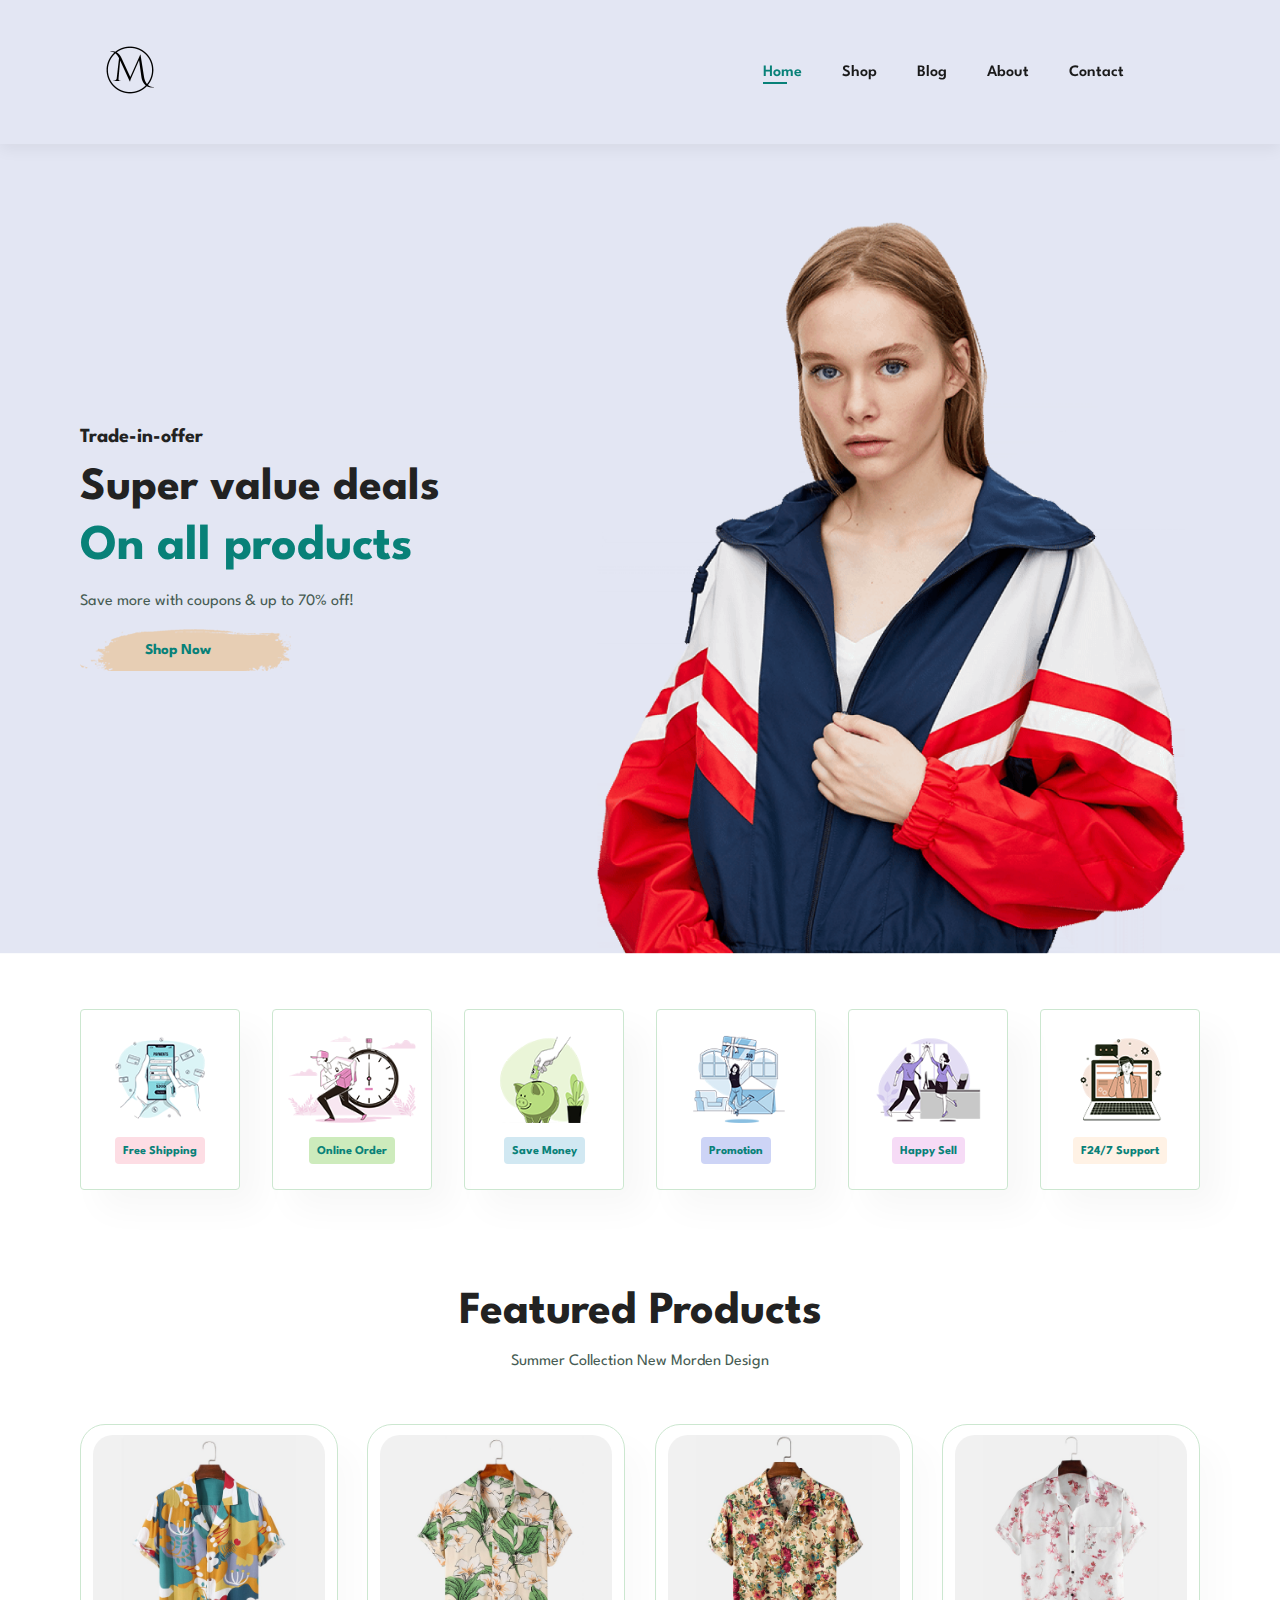
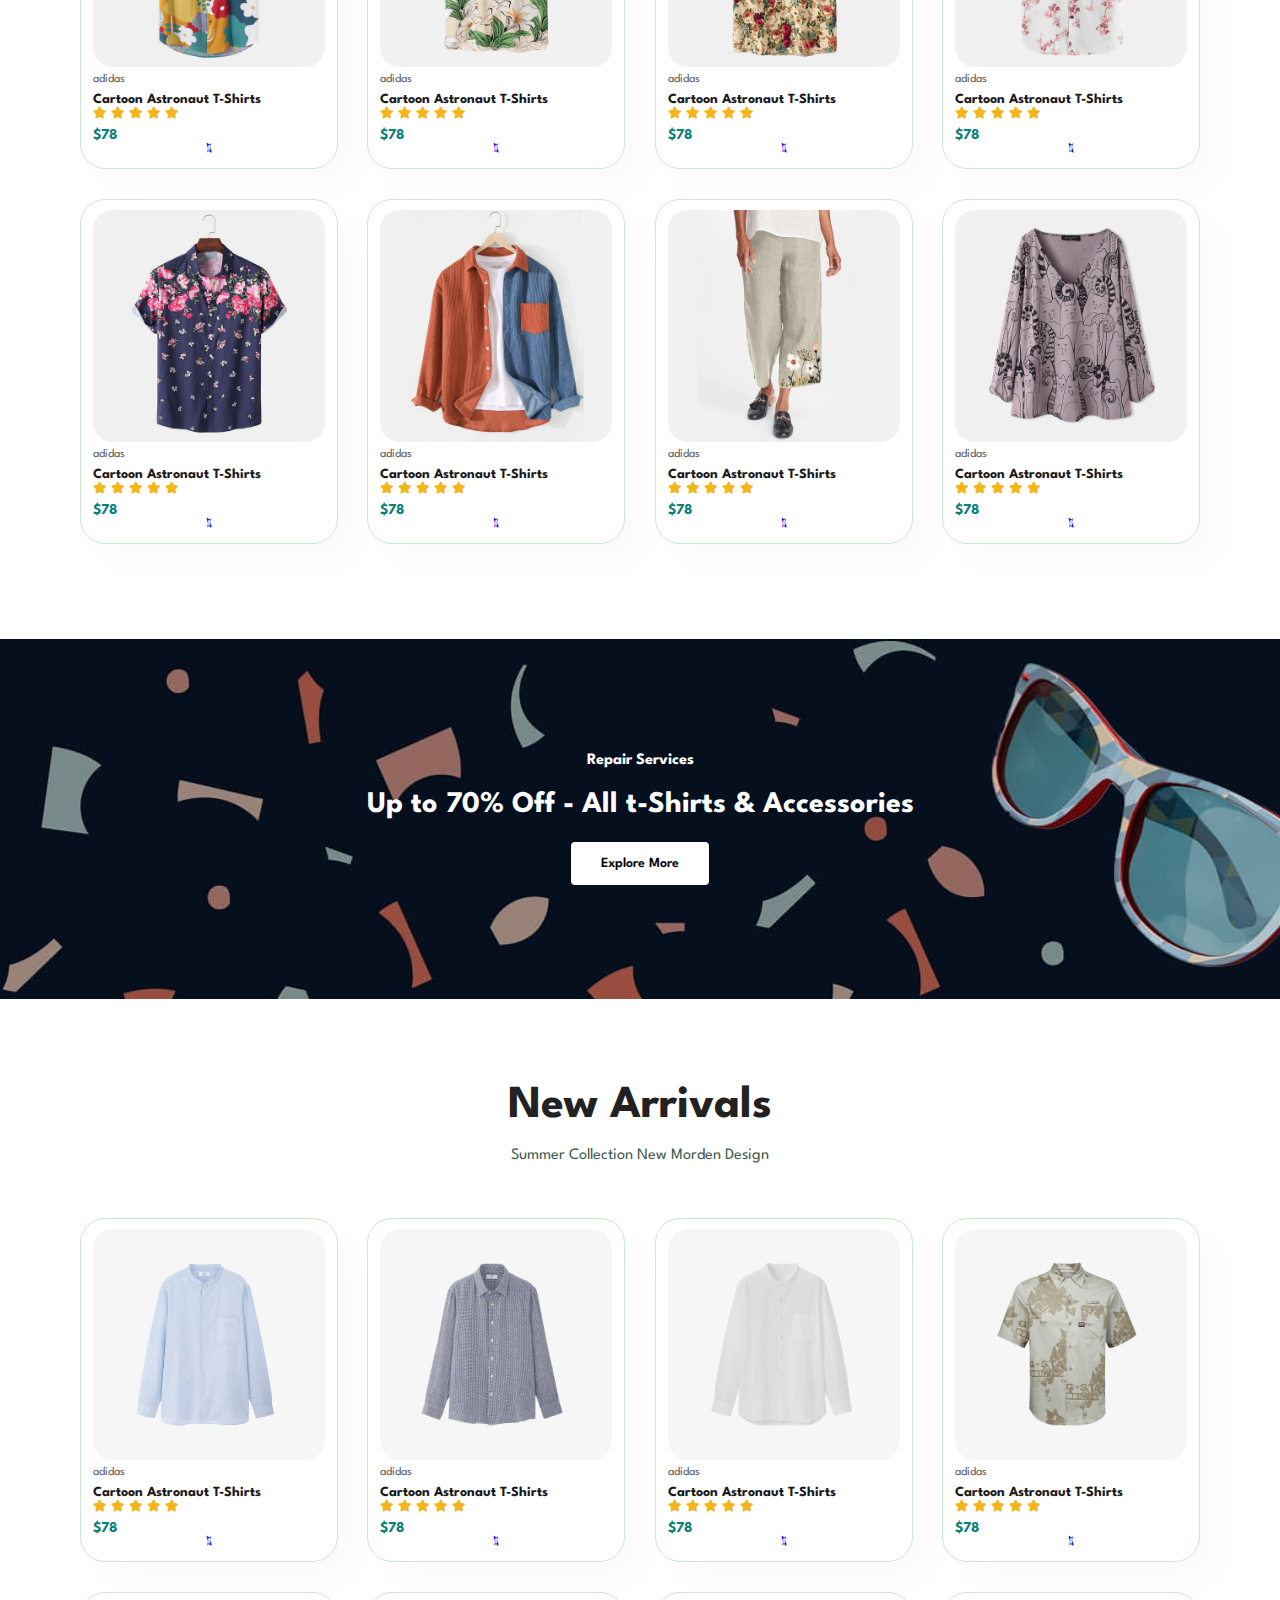
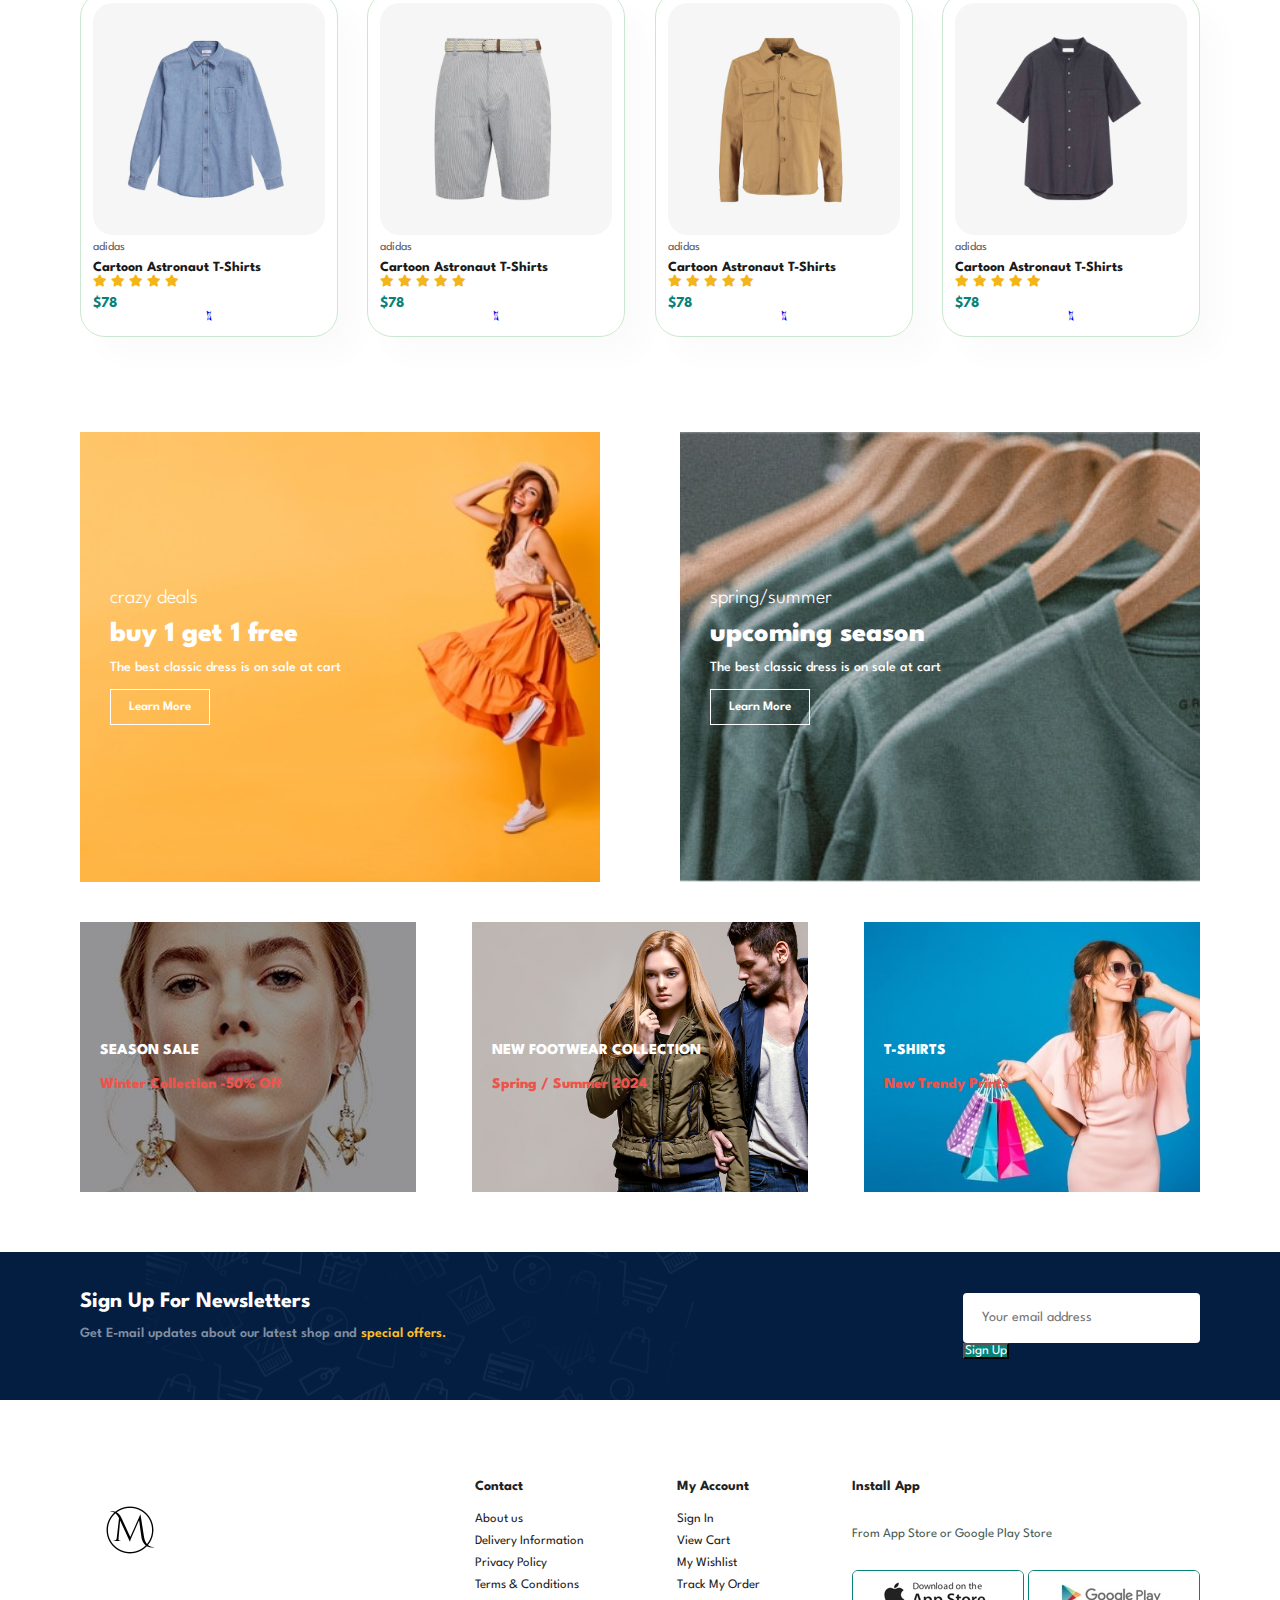
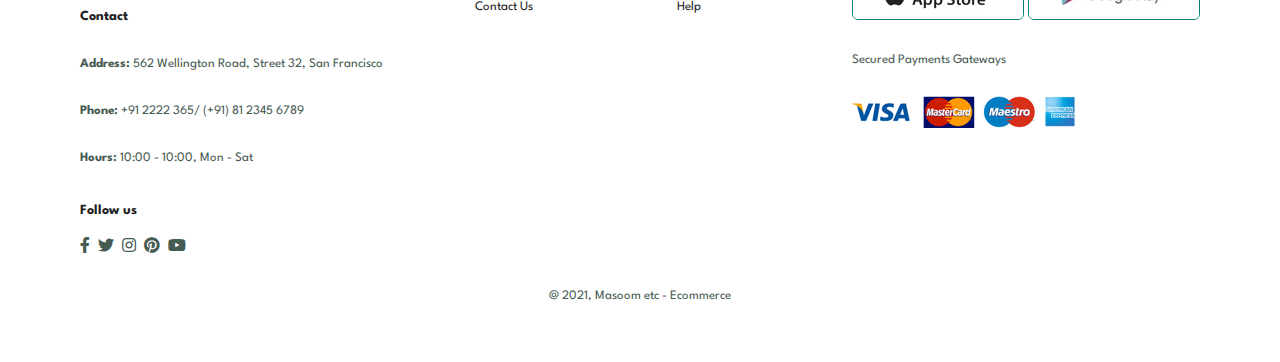
<file: index.html>
<!DOCTYPE html>
<html lang="en">

<head>
    <meta charset="UTF-8">
    <meta http-equiv="X-UA-Compatible" content="IE=edge">
    <meta name="viewport" content="width=device-width, initial-scale=1.0">
    <title>Ecommerce </title>
    <link rel="stylesheet" href="https://pro.fontawesome.com/releases/v5.10.0/css/all.css"/>
    <link rel="stylesheet" href="style.css">
</head>

<body>

    <section id="header">
        <a href="#"><img src="img/logo1.png" class="logo" alt=""></a>

        <div>
            <u1 id="navbar">
                <li><a class="active" href="index.html">Home</a></li>
                <li><a href="shop.html">Shop</a></li>
                <li><a href="blog.html">Blog</a></li>
                <li><a href="about.html">About</a></li>
                <li><a href="contact.html">Contact</a></li>
                <li id="lg-bag"><a href="cart.html"><i class="far fa-shopping-bag"></i></a></li>
                <a href="#" id="close"><i class="far fa-times"></i></a>
            </u1>
        </div>
        <div id="mobile">
            <a href="cart.html"><i class="far fa-shopping-bag"></i></a>
            <i id="bar" class="fas fa-outdent"></i>
        </div>
    </section>

    <section id="hero">
        <h4>Trade-in-offer</h4>
        <h2>Super value deals</h2>
        <h1>On all products</h1>
        <p>Save more with coupons & up to 70% off!</p>
        <button>Shop Now</button>
    </section>

    <section id="feature" class="section-p1">
        <div class="fe-box">
            <img src="img/f1.png" alt="">
            <h6>Free Shipping</h6>
        </div>
        <div class="fe-box">
            <img src="img/f2.png" alt="">
            <h6>Online Order</h6>
        </div>
        <div class="fe-box">
            <img src="img/f3.png" alt="">
            <h6>Save Money</h6>
        </div>
        <div class="fe-box">
            <img src="img/f4.png" alt="">
            <h6>Promotion</h6>
        </div>
        <div class="fe-box">
            <img src="img/f5.png" alt="">
            <h6>Happy Sell</h6>
        </div>
        <div class="fe-box">
            <img src="img/f6.png" alt="">
            <h6>F24/7 Support</h6>
        </div>
    </section>

    <section id="product1" class="section-p1">
        <h2>Featured Products</h2>
        <p>Summer Collection New Morden Design</p>
        <div class="pro-container">
            <div class="pro">
                <img src="img/Products/f1.jpg" alt="">
                <div class="des">
                    <span>adidas</span>
                    <h5>Cartoon Astronaut T-Shirts</h5>
                    <div class="star">
                        <i class="fas fa-star"></i>
                        <i class="fas fa-star"></i>
                        <i class="fas fa-star"></i>
                        <i class="fas fa-star"></i>
                        <i class="fas fa-star"></i>
                    </div>
                    <h4>$78</h4>
                </div>
                <a href="#"><i class="fal fa-shopping-cart cart"></i></a>
            </div>
            <div class="pro">
                <img src="img/Products/f2.jpg" alt="">
                <div class="des">
                    <span>adidas</span>
                    <h5>Cartoon Astronaut T-Shirts</h5>
                    <div class="star">
                        <i class="fas fa-star"></i>
                        <i class="fas fa-star"></i>
                        <i class="fas fa-star"></i>
                        <i class="fas fa-star"></i>
                        <i class="fas fa-star"></i>
                    </div>
                    <h4>$78</h4>
                </div>
                <a href="#"><i class="fal fa-shopping-cart cart"></i></a>
            </div>
            <div class="pro">
                <img src="img/Products/f3.jpg" alt="">
                <div class="des">
                    <span>adidas</span>
                    <h5>Cartoon Astronaut T-Shirts</h5>
                    <div class="star">
                        <i class="fas fa-star"></i>
                        <i class="fas fa-star"></i>
                        <i class="fas fa-star"></i>
                        <i class="fas fa-star"></i>
                        <i class="fas fa-star"></i>
                    </div>
                    <h4>$78</h4>
                </div>
                <a href="#"><i class="fal fa-shopping-cart cart"></i></a>
            </div>
            <div class="pro">
                <img src="img/Products/f4.jpg" alt="">
                <div class="des">
                    <span>adidas</span>
                    <h5>Cartoon Astronaut T-Shirts</h5>
                    <div class="star">
                        <i class="fas fa-star"></i>
                        <i class="fas fa-star"></i>
                        <i class="fas fa-star"></i>
                        <i class="fas fa-star"></i>
                        <i class="fas fa-star"></i>
                    </div>
                    <h4>$78</h4>
                </div>
                <a href="#"><i class="fal fa-shopping-cart cart"></i></a>
            </div>
            <div class="pro">
                <img src="img/Products/f5.jpg" alt="">
                <div class="des">
                    <span>adidas</span>
                    <h5>Cartoon Astronaut T-Shirts</h5>
                    <div class="star">
                        <i class="fas fa-star"></i>
                        <i class="fas fa-star"></i>
                        <i class="fas fa-star"></i>
                        <i class="fas fa-star"></i>
                        <i class="fas fa-star"></i>
                    </div>
                    <h4>$78</h4>
                </div>
                <a href="#"><i class="fal fa-shopping-cart cart"></i></a>
            </div>
            <div class="pro">
                <img src="img/Products/f6.jpg" alt="">
                <div class="des">
                    <span>adidas</span>
                    <h5>Cartoon Astronaut T-Shirts</h5>
                    <div class="star">
                        <i class="fas fa-star"></i>
                        <i class="fas fa-star"></i>
                        <i class="fas fa-star"></i>
                        <i class="fas fa-star"></i>
                        <i class="fas fa-star"></i>
                    </div>
                    <h4>$78</h4>
                </div>
                <a href="#"><i class="fal fa-shopping-cart cart"></i></a>
            </div>
            <div class="pro">
                <img src="img/Products/f7.jpg" alt="">
                <div class="des">
                    <span>adidas</span>
                    <h5>Cartoon Astronaut T-Shirts</h5>
                    <div class="star">
                        <i class="fas fa-star"></i>
                        <i class="fas fa-star"></i>
                        <i class="fas fa-star"></i>
                        <i class="fas fa-star"></i>
                        <i class="fas fa-star"></i>
                    </div>
                    <h4>$78</h4>
                </div>
                <a href="#"><i class="fal fa-shopping-cart cart"></i></a>
            </div>
            <div class="pro">
                <img src="img/Products/f8.jpg" alt="">
                <div class="des">
                    <span>adidas</span>
                    <h5>Cartoon Astronaut T-Shirts</h5>
                    <div class="star">
                        <i class="fas fa-star"></i>
                        <i class="fas fa-star"></i>
                        <i class="fas fa-star"></i>
                        <i class="fas fa-star"></i>
                        <i class="fas fa-star"></i>
                    </div>
                    <h4>$78</h4>
                </div>
                <a href="#"><i class="fal fa-shopping-cart cart"></i></a>
            </div>
        </div>
    </section>

    <section id="banner" class="section-m1">
        <h4>Repair Services</h4>
        <h2>Up to <span></span> 70% Off - All t-Shirts & Accessories</h2>
        <button class="normal">Explore More</button>
    </section>

    <section id="product1" class="section-p1">
        <h2>New Arrivals</h2>
        <p>Summer Collection New Morden Design</p>
        <div class="pro-container">
            <div class="pro">
                <img src="img/Products/n1.jpg" alt="">
                <div class="des">
                    <span>adidas</span>
                    <h5>Cartoon Astronaut T-Shirts</h5>
                    <div class="star">
                        <i class="fas fa-star"></i>
                        <i class="fas fa-star"></i>
                        <i class="fas fa-star"></i>
                        <i class="fas fa-star"></i>
                        <i class="fas fa-star"></i>
                    </div>
                    <h4>$78</h4>
                </div>
                <a href="#"><i class="fal fa-shopping-cart cart"></i></a>
            </div>
            <div class="pro">
                <img src="img/Products/n2.jpg" alt="">
                <div class="des">
                    <span>adidas</span>
                    <h5>Cartoon Astronaut T-Shirts</h5>
                    <div class="star">
                        <i class="fas fa-star"></i>
                        <i class="fas fa-star"></i>
                        <i class="fas fa-star"></i>
                        <i class="fas fa-star"></i>
                        <i class="fas fa-star"></i>
                    </div>
                    <h4>$78</h4>
                </div>
                <a href="#"><i class="fal fa-shopping-cart cart"></i></a>
            </div>
            <div class="pro">
                <img src="img/Products/n3.jpg" alt="">
                <div class="des">
                    <span>adidas</span>
                    <h5>Cartoon Astronaut T-Shirts</h5>
                    <div class="star">
                        <i class="fas fa-star"></i>
                        <i class="fas fa-star"></i>
                        <i class="fas fa-star"></i>
                        <i class="fas fa-star"></i>
                        <i class="fas fa-star"></i>
                    </div>
                    <h4>$78</h4>
                </div>
                <a href="#"><i class="fal fa-shopping-cart cart"></i></a>
            </div>
            <div class="pro">
                <img src="img/Products/n4.jpg" alt="">
                <div class="des">
                    <span>adidas</span>
                    <h5>Cartoon Astronaut T-Shirts</h5>
                    <div class="star">
                        <i class="fas fa-star"></i>
                        <i class="fas fa-star"></i>
                        <i class="fas fa-star"></i>
                        <i class="fas fa-star"></i>
                        <i class="fas fa-star"></i>
                    </div>
                    <h4>$78</h4>
                </div>
                <a href="#"><i class="fal fa-shopping-cart cart"></i></a>
            </div>
            <div class="pro">
                <img src="img/Products/n5.jpg" alt="">
                <div class="des">
                    <span>adidas</span>
                    <h5>Cartoon Astronaut T-Shirts</h5>
                    <div class="star">
                        <i class="fas fa-star"></i>
                        <i class="fas fa-star"></i>
                        <i class="fas fa-star"></i>
                        <i class="fas fa-star"></i>
                        <i class="fas fa-star"></i>
                    </div>
                    <h4>$78</h4>
                </div>
                <a href="#"><i class="fal fa-shopping-cart cart"></i></a>
            </div>
            <div class="pro">
                <img src="img/Products/n6.jpg" alt="">
                <div class="des">
                    <span>adidas</span>
                    <h5>Cartoon Astronaut T-Shirts</h5>
                    <div class="star">
                        <i class="fas fa-star"></i>
                        <i class="fas fa-star"></i>
                        <i class="fas fa-star"></i>
                        <i class="fas fa-star"></i>
                        <i class="fas fa-star"></i>
                    </div>
                    <h4>$78</h4>
                </div>
                <a href="#"><i class="fal fa-shopping-cart cart"></i></a>
            </div>
            <div class="pro">
                <img src="img/Products/n7.jpg" alt="">
                <div class="des">
                    <span>adidas</span>
                    <h5>Cartoon Astronaut T-Shirts</h5>
                    <div class="star">
                        <i class="fas fa-star"></i>
                        <i class="fas fa-star"></i>
                        <i class="fas fa-star"></i>
                        <i class="fas fa-star"></i>
                        <i class="fas fa-star"></i>
                    </div>
                    <h4>$78</h4>
                </div>
                <a href="#"><i class="fal fa-shopping-cart cart"></i></a>
            </div>
            <div class="pro">
                <img src="img/Products/n8.jpg" alt="">
                <div class="des">
                    <span>adidas</span>
                    <h5>Cartoon Astronaut T-Shirts</h5>
                    <div class="star">
                        <i class="fas fa-star"></i>
                        <i class="fas fa-star"></i>
                        <i class="fas fa-star"></i>
                        <i class="fas fa-star"></i>
                        <i class="fas fa-star"></i>
                    </div>
                    <h4>$78</h4>
                </div>
                <a href="#"><i class="fal fa-shopping-cart cart"></i></a>
            </div>
    </section>

    <section id="sm-banner" class="section-p1">
        <div class="banner-box">
            <h4>crazy deals</h4>
            <h2>buy 1 get 1 free</h2>
            <span>The best classic dress is on sale at cart</span>
            <button class="white">Learn More</button>
        </div>
        <div class="banner-box banner-box2">
            <h4>spring/summer</h4>
            <h2>upcoming season</h2>
            <span>The best classic dress is on sale at cart</span>
            <button class="white">Learn More</button>
        </div>
    </section>

    <section id="banner3">
        <div class="banner-box">
            <h2>SEASON SALE</h2>
            <h3>Winter Collection -50% Off</h3>
        </div>
        <div class="banner-box banner-box2">
            <h2>NEW FOOTWEAR COLLECTION</h2>
            <h3>Spring / Summer 2024</h3>
        </div>
        <div class="banner-box banner-box3">
            <h2>T-SHIRTS</h2>
            <h3>New Trendy Prints</h3>
        </div>
    </section>

    <section id="newsletter" class="section-p1 section-m1">
        <div class="newstext">
            <h4>Sign Up For Newsletters</h4>
            <p>Get E-mail updates about our latest shop and <span>special offers. </span> 
            </p>
        </div>
        <div class="form">
            <input type="text" placeholder="Your email address">
            <button>Sign Up</button>
        </div>
    </section>

    <footer class="section-p1">
        <div class="col">
            <img class="logo" src="img/logo1.png" alt="">
            <h4>Contact</h4>
            <p><strong>Address: </strong> 562 Wellington Road, Street 32, San Francisco</p>
            <p><strong>Phone: </strong> +91 2222 365/ (+91) 81 2345 6789</p>
            <p><strong>Hours: </strong> 10:00 - 10:00, Mon - Sat</p>
            <div class="follow">
                <h4>Follow us</h4>
                <div class="icon">
                    <i class="fab fa-facebook-f"></i>
                    <i class="fab fa-twitter"></i>
                    <i class="fab fa-instagram"></i>
                    <i class="fab fa-pinterest"></i>
                    <i class="fab fa-youtube"></i>
                </div>
            </div>
        </div>

        <div class="col">
            <h4>Contact</h4>
            <a href="#">About us</a>
            <a href="#">Delivery Information</a>
            <a href="#">Privacy Policy</a>
            <a href="#">Terms & Conditions</a>
            <a href="#">Contact Us</a>
        </div>
        <div class="col">
            <h4>My Account</h4>
            <a href="#">Sign In</a>
            <a href="#">View Cart</a>
            <a href="#">My Wishlist</a>
            <a href="#">Track My Order</a>
            <a href="#">Help</a>
        </div>
        <div class="col install">
            <h4>Install App</h4>
            <p>From App Store or Google Play Store</p>
            <div class="row">
                <img src="img/Pay/app.jpg" alt="">
                <img src="img/Pay/play.jpg" alt="">
            </div>
            <p>Secured Payments Gateways</p>
            <img src="img/Pay/pay.png" alt="">
        </div>

        <div class="copyright">
            <p>@ 2021, Masoom etc - Ecommerce </p>
        </div>
    </footer>
    <script src="script.js"></script>
</body>
</html>
</file>
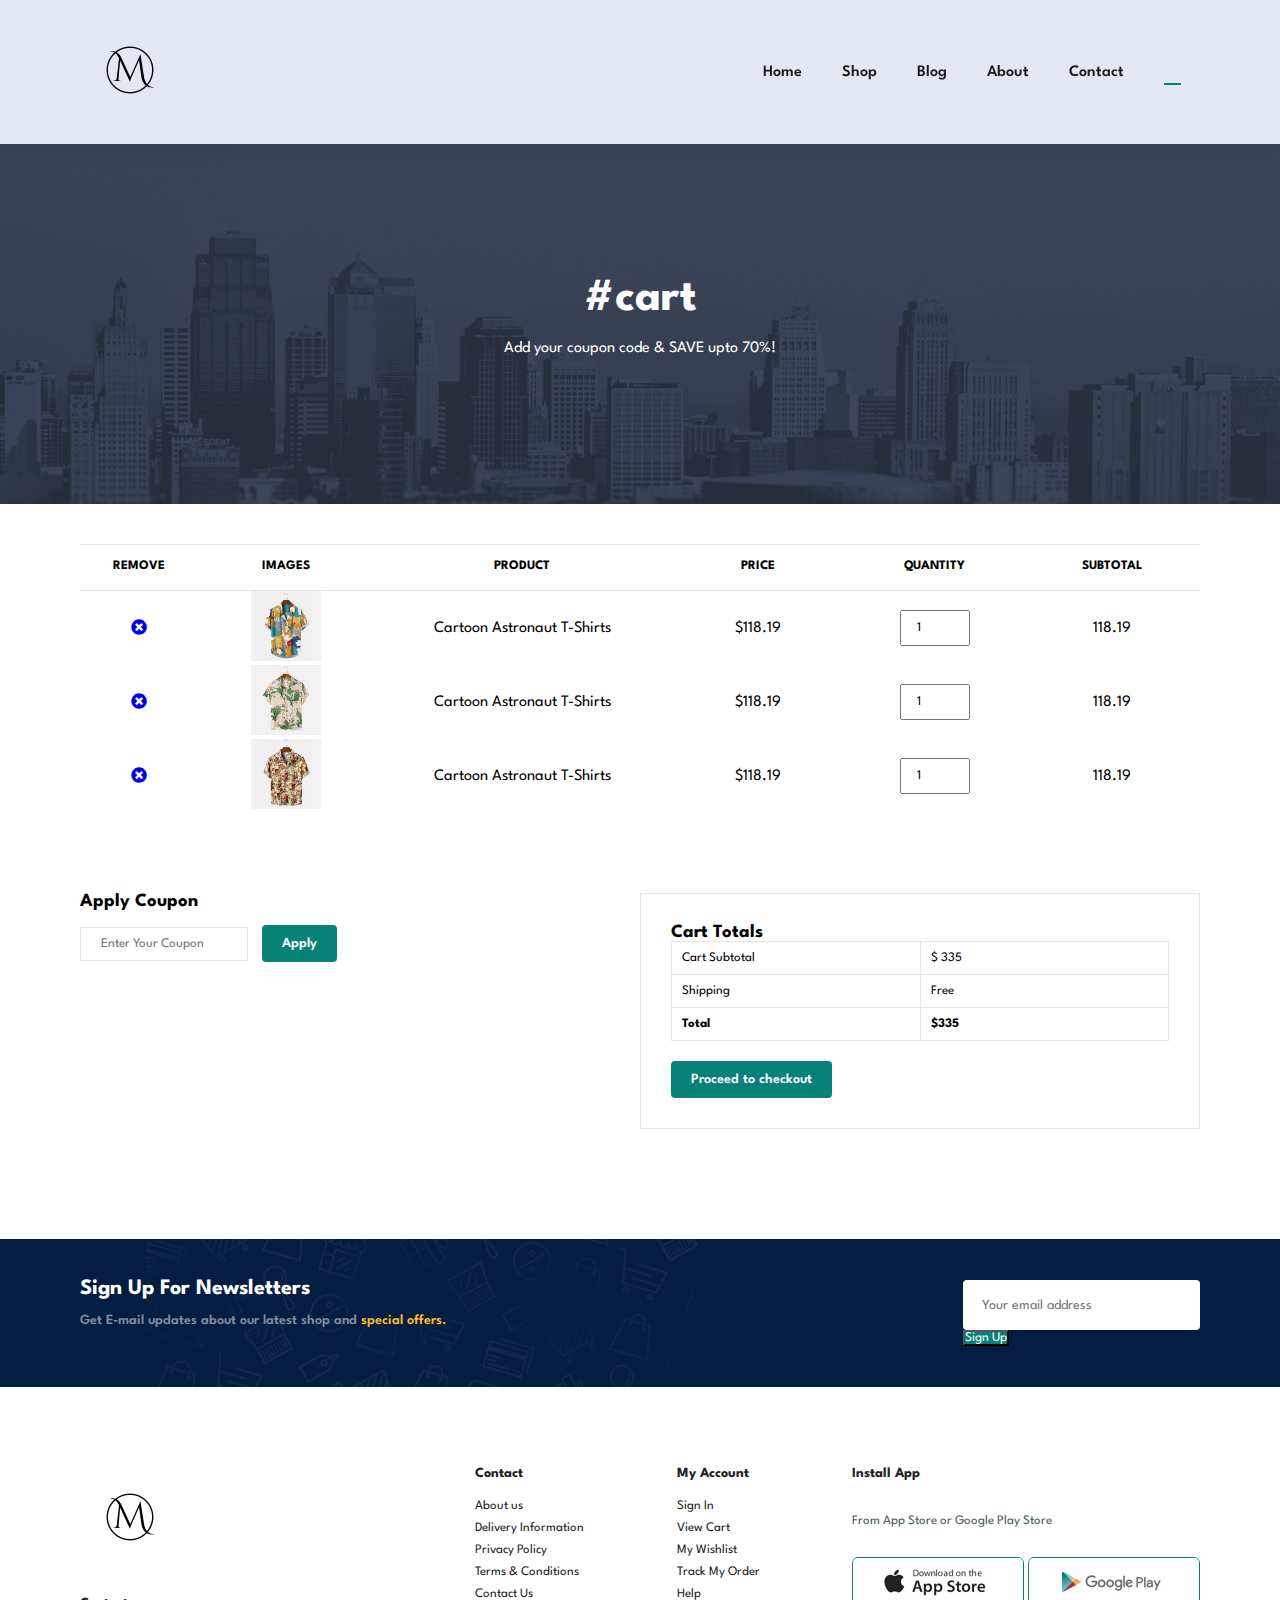
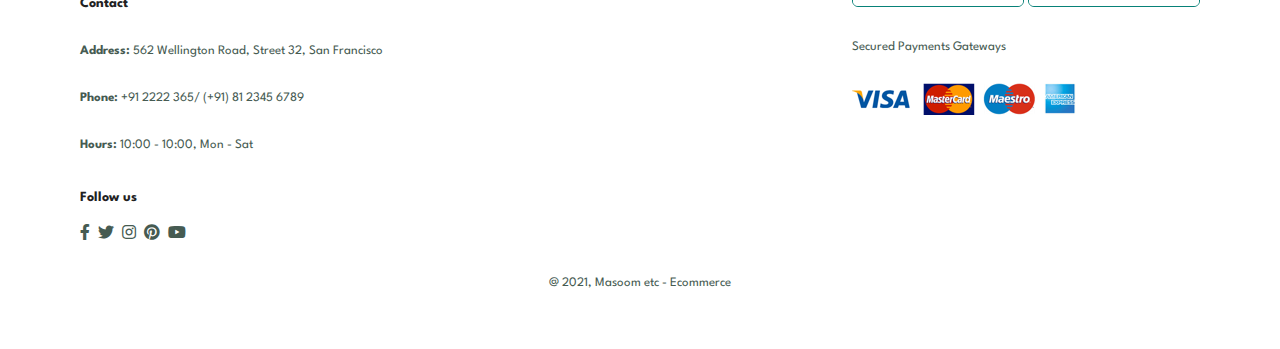
<file: cart.html>
<!DOCTYPE html>
<html lang="en">

<head>
    <meta charset="UTF-8">
    <meta http-equiv="X-UA-Compatible" content="IE=edge">
    <meta name="viewport" content="width=device-width, initial-scale=1.0">
    <title>Ecommerce </title>
    <link rel="stylesheet" href="https://pro.fontawesome.com/releases/v5.10.0/css/all.css"/>
    <link rel="stylesheet" href="style.css">
</head>

<body>

    <section id="header">
        <a href="#"><img src="img/logo1.png" class="logo" alt=""></a>

        <div>
            <u1 id="navbar">
                <li><a href="index.html">Home</a></li>
                <li><a href="shop.html">Shop</a></li>
                <li><a href="blog.html">Blog</a></li>
                <li><a href="about.html">About</a></li>
                <li><a href="contact.html">Contact</a></li>
                <li id="lg-bag"><a class="active" href="cart.html"><i class="far fa-shopping-bag"></i></a></li>
                <a href="#" id="close"><i class="far fa-times"></i></a>
            </u1>
        </div>
        <div id="mobile">
            <a href="cart.html"><i class="far fa-shopping-bag"></i></a>
            <i id="bar" class="fas fa-outdent"></i>
        </div>
    </section>

    <section id="page-header" class="contact-header">
        <h2>#cart</h2>
        <p>Add your coupon code & SAVE upto 70%!</p>

    </section>

    <section id="cart" class="section-p1">
        <table width="100%">
            <thead>
                <tr>
                    <td>REMOVE</td>
                    <td>IMAGES</td>
                    <td>PRODUCT</td>
                    <td>PRICE</td>
                    <td>QUANTITY</td>
                    <td>SUBTOTAL</td>
                </tr>
            </thead>
            <tbody>
                <tr>
                    <td><a href="#"><i class="fa fa-times-circle"></i></a></td>
                    <td><img src="img/Products/f1.jpg"></td>
                    <td>Cartoon Astronaut T-Shirts</td>
                    <td>$118.19</td>
                    <td><input type="number" value="1"></td>
                    <td>118.19</td>
                </tr>
                <tr>
                    <td><a href="#"><i class="fa fa-times-circle"></i></a></td>
                    <td><img src="img/Products/f2.jpg"></td>
                    <td>Cartoon Astronaut T-Shirts</td>
                    <td>$118.19</td>
                    <td><input type="number" value="1"></td>
                    <td>118.19</td>
                </tr>
                <tr>
                    <td><a href="#"><i class="fa fa-times-circle"></i></a></td>
                    <td><img src="img/Products/f3.jpg"></td>
                    <td>Cartoon Astronaut T-Shirts</td>
                    <td>$118.19</td>
                    <td><input type="number" value="1"></td>
                    <td>118.19</td>
                </tr>
            </tbody> 
        </table>
    </section>

    <section id="cart-add" class="section-p1">
        <div id="coupon" >
            <h3>Apply Coupon</h3>
            <div>
                <input type="text" placeholder="Enter Your Coupon">
                <button class ="normal">Apply</button>
            </div>
        </div>

        <div id="subtotal">
            <h3>Cart Totals</h3>
            <table>
                <tr>
                    <td>Cart Subtotal</td>
                    <td>$ 335</td>
                </tr>
                <tr>
                    <td>Shipping</td>
                    <td>Free</td>
                </tr>
                <tr>
                    <td><strong>Total</strong></td>
                    <td><strong>$335</strong></td>
                </tr>
            </table>
            <button class="normal">Proceed to checkout</button>
            
        </div>
    </section>
   
    <section id="newsletter" class="section-p1 section-m1">
        <div class="newstext">
            <h4>Sign Up For Newsletters</h4>
            <p>Get E-mail updates about our latest shop and <span>special offers. </span> 
            </p>
        </div>
        <div class="form">
            <input type="text" placeholder="Your email address">
            <button>Sign Up</button>
        </div>
    </section>

    <footer class="section-p1">
        <div class="col">
            <img class="logo" src="img/logo1.png" alt="">
            <h4>Contact</h4>
            <p><strong>Address: </strong> 562 Wellington Road, Street 32, San Francisco</p>
            <p><strong>Phone: </strong> +91 2222 365/ (+91) 81 2345 6789</p>
            <p><strong>Hours: </strong> 10:00 - 10:00, Mon - Sat</p>
            <div class="follow">
                <h4>Follow us</h4>
                <div class="icon">
                    <i class="fab fa-facebook-f"></i>
                    <i class="fab fa-twitter"></i>
                    <i class="fab fa-instagram"></i>
                    <i class="fab fa-pinterest"></i>
                    <i class="fab fa-youtube"></i>
                </div>
            </div>
        </div>

        <div class="col">
            <h4>Contact</h4>
            <a href="#">About us</a>
            <a href="#">Delivery Information</a>
            <a href="#">Privacy Policy</a>
            <a href="#">Terms & Conditions</a>
            <a href="#">Contact Us</a>
        </div>
        <div class="col">
            <h4>My Account</h4>
            <a href="#">Sign In</a>
            <a href="#">View Cart</a>
            <a href="#">My Wishlist</a>
            <a href="#">Track My Order</a>
            <a href="#">Help</a>
        </div>
        <div class="col install">
            <h4>Install App</h4>
            <p>From App Store or Google Play Store</p>
            <div class="row">
                <img src="img/Pay/app.jpg" alt="">
                <img src="img/Pay/play.jpg" alt="">
            </div>
            <p>Secured Payments Gateways</p>
            <img src="img/Pay/pay.png" alt="">
        </div>

        <div class="copyright">
            <p>@ 2021, Masoom etc - Ecommerce </p>
        </div>
    </footer>

    <script src="script.js"></script>
</body>
</html>
</file>
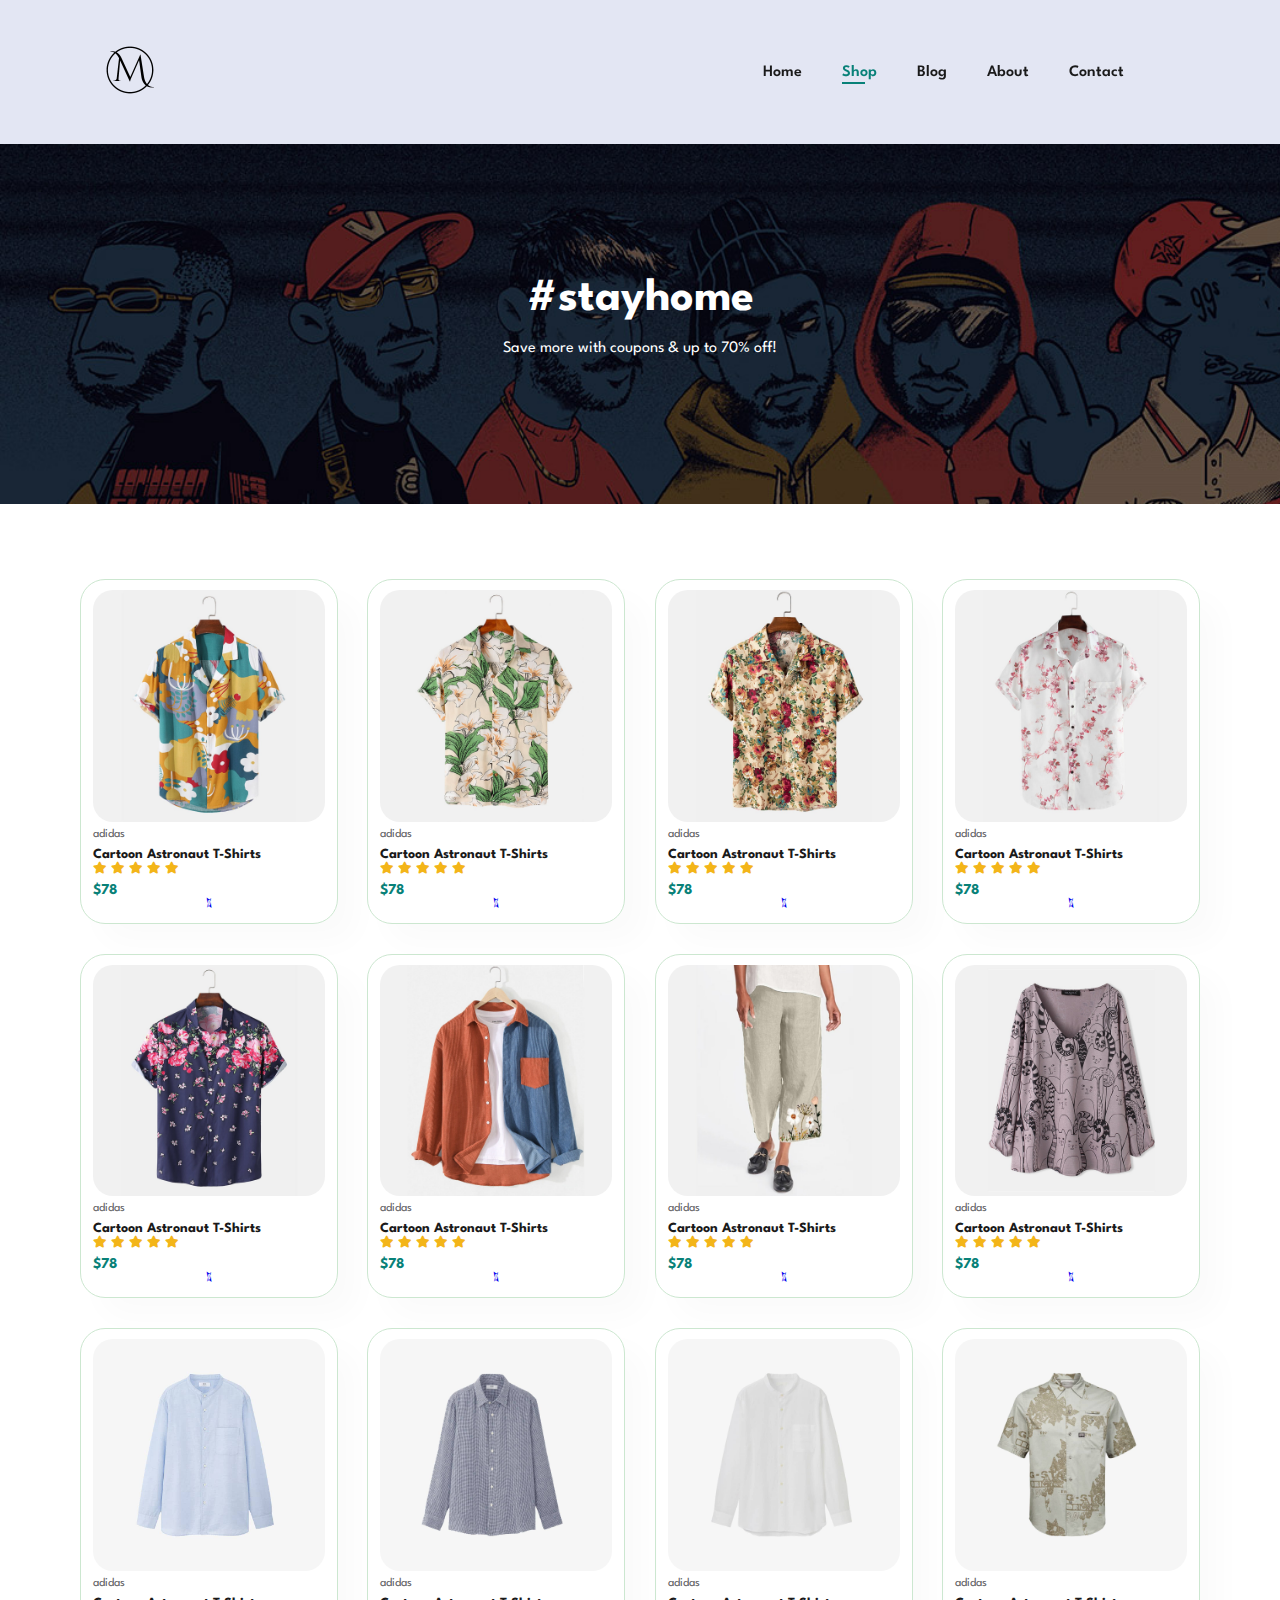
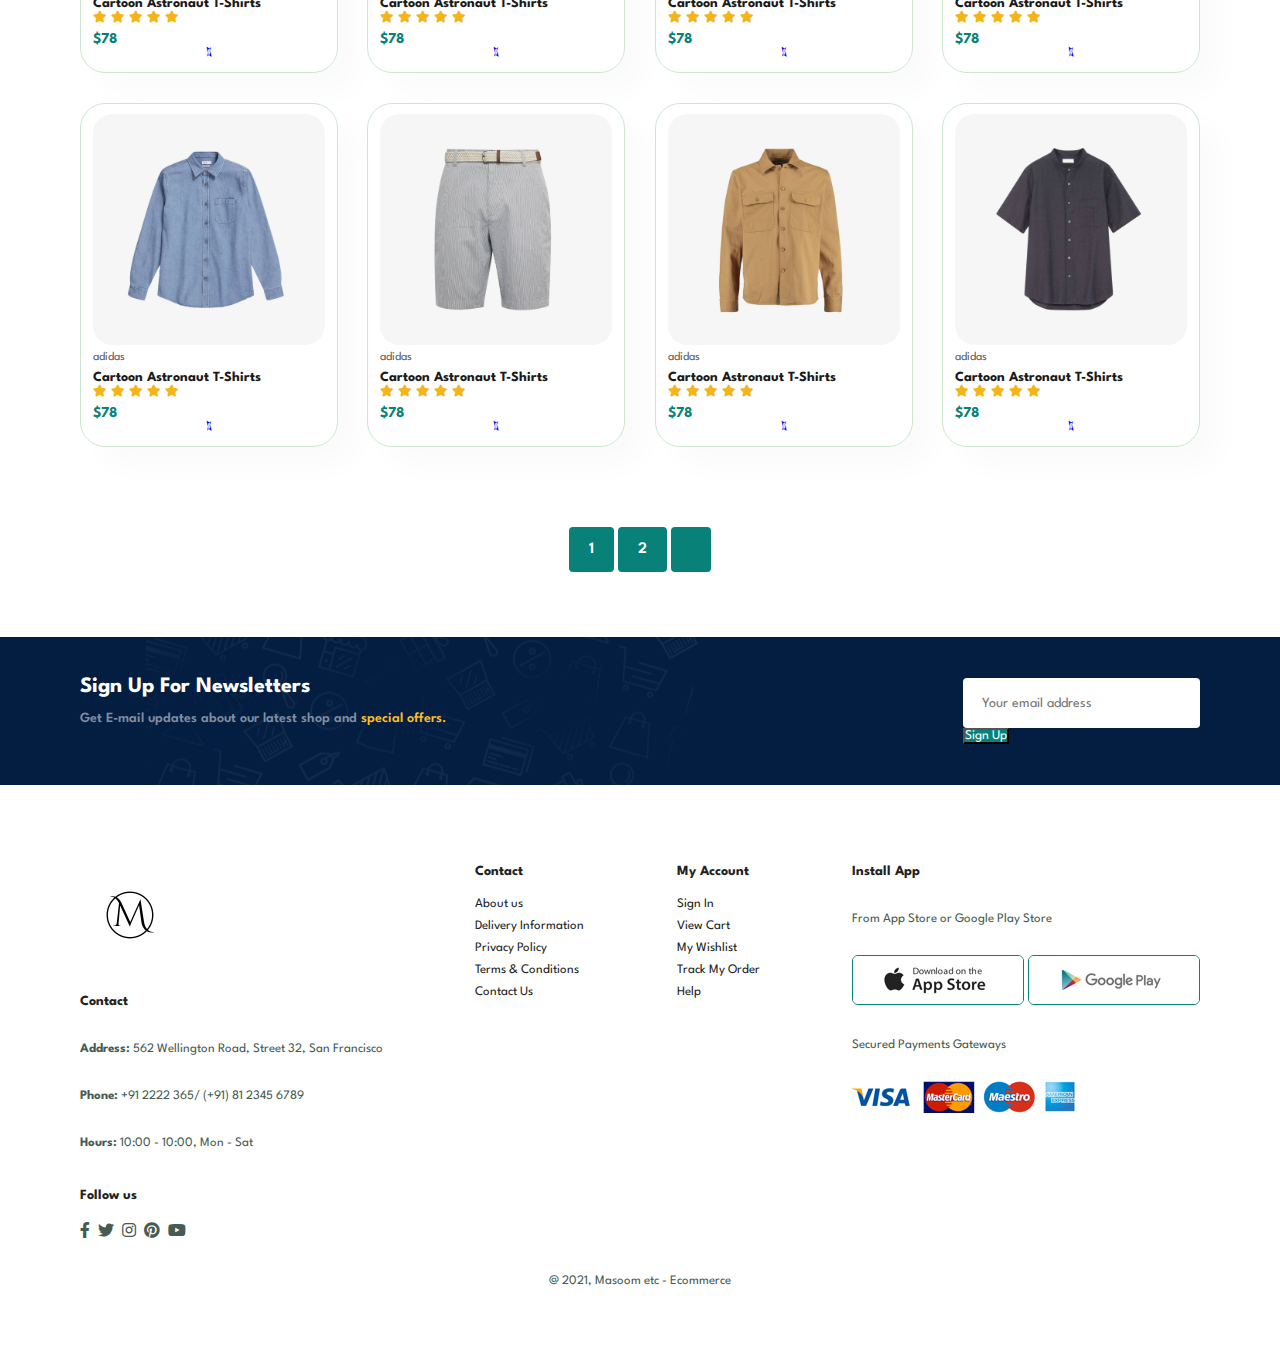
<file: shop.html>
<!DOCTYPE html>
<html lang="en">

<head>
    <meta charset="UTF-8">
    <meta http-equiv="X-UA-Compatible" content="IE=edge">
    <meta name="viewport" content="width=device-width, initial-scale=1.0">
    <title>Ecommerce </title>
    <link rel="stylesheet" href="https://pro.fontawesome.com/releases/v5.10.0/css/all.css"/>
    <link rel="stylesheet" href="style.css">
</head>

<body>

    <section id="header">
        <a href="#"><img src="img/logo1.png" class="logo" alt=""></a>

        <div>
            <u1 id="navbar">
                <li><a href="index.html">Home</a></li>
                <li><a class="active" href="shop.html">Shop</a></li>
                <li><a href="blog.html">Blog</a></li>
                <li><a href="about.html">About</a></li>
                <li><a href="contact.html">Contact</a></li>
                <li id="lg-bag"><a href="cart.html"><i class="far fa-shopping-bag"></i></a></li>
                <a href="#" id="close"><i class="far fa-times"></i></a>
            </u1>
        </div>
        <div id="mobile">
            <a href="cart.html"><i class="far fa-shopping-bag"></i></a>
            <i id="bar" class="fas fa-outdent"></i>
        </div>
    </section>

    <section id="page-header">
        <h2>#stayhome</h2>
        <p>Save more with coupons & up to 70% off!</p>

    </section>

    <section id="product1" class="section-p1">
        
        <div class="pro-container">
            <div class="pro" onclick="window.location.href='sproduct.html';">
                <img src="img/Products/f1.jpg" alt="">
                <div class="des">
                    <span>adidas</span>
                    <h5>Cartoon Astronaut T-Shirts</h5>
                    <div class="star">
                        <i class="fas fa-star"></i>
                        <i class="fas fa-star"></i>
                        <i class="fas fa-star"></i>
                        <i class="fas fa-star"></i>
                        <i class="fas fa-star"></i>
                    </div>
                    <h4>$78</h4>
                </div>
                <a href="#"><i class="fal fa-shopping-cart cart"></i></a>
            </div>
            <div class="pro">
                <img src="img/Products/f2.jpg" alt="">
                <div class="des">
                    <span>adidas</span>
                    <h5>Cartoon Astronaut T-Shirts</h5>
                    <div class="star">
                        <i class="fas fa-star"></i>
                        <i class="fas fa-star"></i>
                        <i class="fas fa-star"></i>
                        <i class="fas fa-star"></i>
                        <i class="fas fa-star"></i>
                    </div>
                    <h4>$78</h4>
                </div>
                <a href="#"><i class="fal fa-shopping-cart cart"></i></a>
            </div>
            <div class="pro">
                <img src="img/Products/f3.jpg" alt="">
                <div class="des">
                    <span>adidas</span>
                    <h5>Cartoon Astronaut T-Shirts</h5>
                    <div class="star">
                        <i class="fas fa-star"></i>
                        <i class="fas fa-star"></i>
                        <i class="fas fa-star"></i>
                        <i class="fas fa-star"></i>
                        <i class="fas fa-star"></i>
                    </div>
                    <h4>$78</h4>
                </div>
                <a href="#"><i class="fal fa-shopping-cart cart"></i></a>
            </div>
            <div class="pro">
                <img src="img/Products/f4.jpg" alt="">
                <div class="des">
                    <span>adidas</span>
                    <h5>Cartoon Astronaut T-Shirts</h5>
                    <div class="star">
                        <i class="fas fa-star"></i>
                        <i class="fas fa-star"></i>
                        <i class="fas fa-star"></i>
                        <i class="fas fa-star"></i>
                        <i class="fas fa-star"></i>
                    </div>
                    <h4>$78</h4>
                </div>
                <a href="#"><i class="fal fa-shopping-cart cart"></i></a>
            </div>
            <div class="pro">
                <img src="img/Products/f5.jpg" alt="">
                <div class="des">
                    <span>adidas</span>
                    <h5>Cartoon Astronaut T-Shirts</h5>
                    <div class="star">
                        <i class="fas fa-star"></i>
                        <i class="fas fa-star"></i>
                        <i class="fas fa-star"></i>
                        <i class="fas fa-star"></i>
                        <i class="fas fa-star"></i>
                    </div>
                    <h4>$78</h4>
                </div>
                <a href="#"><i class="fal fa-shopping-cart cart"></i></a>
            </div>
            <div class="pro">
                <img src="img/Products/f6.jpg" alt="">
                <div class="des">
                    <span>adidas</span>
                    <h5>Cartoon Astronaut T-Shirts</h5>
                    <div class="star">
                        <i class="fas fa-star"></i>
                        <i class="fas fa-star"></i>
                        <i class="fas fa-star"></i>
                        <i class="fas fa-star"></i>
                        <i class="fas fa-star"></i>
                    </div>
                    <h4>$78</h4>
                </div>
                <a href="#"><i class="fal fa-shopping-cart cart"></i></a>
            </div>
            <div class="pro">
                <img src="img/Products/f7.jpg" alt="">
                <div class="des">
                    <span>adidas</span>
                    <h5>Cartoon Astronaut T-Shirts</h5>
                    <div class="star">
                        <i class="fas fa-star"></i>
                        <i class="fas fa-star"></i>
                        <i class="fas fa-star"></i>
                        <i class="fas fa-star"></i>
                        <i class="fas fa-star"></i>
                    </div>
                    <h4>$78</h4>
                </div>
                <a href="#"><i class="fal fa-shopping-cart cart"></i></a>
            </div>
            <div class="pro">
                <img src="img/Products/f8.jpg" alt="">
                <div class="des">
                    <span>adidas</span>
                    <h5>Cartoon Astronaut T-Shirts</h5>
                    <div class="star">
                        <i class="fas fa-star"></i>
                        <i class="fas fa-star"></i>
                        <i class="fas fa-star"></i>
                        <i class="fas fa-star"></i>
                        <i class="fas fa-star"></i>
                    </div>
                    <h4>$78</h4>
                </div>
                <a href="#"><i class="fal fa-shopping-cart cart"></i></a>
            </div>
            <div class="pro">
                <img src="img/Products/n1.jpg" alt="">
                <div class="des">
                    <span>adidas</span>
                    <h5>Cartoon Astronaut T-Shirts</h5>
                    <div class="star">
                        <i class="fas fa-star"></i>
                        <i class="fas fa-star"></i>
                        <i class="fas fa-star"></i>
                        <i class="fas fa-star"></i>
                        <i class="fas fa-star"></i>
                    </div>
                    <h4>$78</h4>
                </div>
                <a href="#"><i class="fal fa-shopping-cart cart"></i></a>
            </div>
            <div class="pro">
                <img src="img/Products/n2.jpg" alt="">
                <div class="des">
                    <span>adidas</span>
                    <h5>Cartoon Astronaut T-Shirts</h5>
                    <div class="star">
                        <i class="fas fa-star"></i>
                        <i class="fas fa-star"></i>
                        <i class="fas fa-star"></i>
                        <i class="fas fa-star"></i>
                        <i class="fas fa-star"></i>
                    </div>
                    <h4>$78</h4>
                </div>
                <a href="#"><i class="fal fa-shopping-cart cart"></i></a>
            </div>
            <div class="pro">
                <img src="img/Products/n3.jpg" alt="">
                <div class="des">
                    <span>adidas</span>
                    <h5>Cartoon Astronaut T-Shirts</h5>
                    <div class="star">
                        <i class="fas fa-star"></i>
                        <i class="fas fa-star"></i>
                        <i class="fas fa-star"></i>
                        <i class="fas fa-star"></i>
                        <i class="fas fa-star"></i>
                    </div>
                    <h4>$78</h4>
                </div>
                <a href="#"><i class="fal fa-shopping-cart cart"></i></a>
            </div>
            <div class="pro">
                <img src="img/Products/n4.jpg" alt="">
                <div class="des">
                    <span>adidas</span>
                    <h5>Cartoon Astronaut T-Shirts</h5>
                    <div class="star">
                        <i class="fas fa-star"></i>
                        <i class="fas fa-star"></i>
                        <i class="fas fa-star"></i>
                        <i class="fas fa-star"></i>
                        <i class="fas fa-star"></i>
                    </div>
                    <h4>$78</h4>
                </div>
                <a href="#"><i class="fal fa-shopping-cart cart"></i></a>
            </div>
            <div class="pro">
                <img src="img/Products/n5.jpg" alt="">
                <div class="des">
                    <span>adidas</span>
                    <h5>Cartoon Astronaut T-Shirts</h5>
                    <div class="star">
                        <i class="fas fa-star"></i>
                        <i class="fas fa-star"></i>
                        <i class="fas fa-star"></i>
                        <i class="fas fa-star"></i>
                        <i class="fas fa-star"></i>
                    </div>
                    <h4>$78</h4>
                </div>
                <a href="#"><i class="fal fa-shopping-cart cart"></i></a>
            </div>
            <div class="pro">
                <img src="img/Products/n6.jpg" alt="">
                <div class="des">
                    <span>adidas</span>
                    <h5>Cartoon Astronaut T-Shirts</h5>
                    <div class="star">
                        <i class="fas fa-star"></i>
                        <i class="fas fa-star"></i>
                        <i class="fas fa-star"></i>
                        <i class="fas fa-star"></i>
                        <i class="fas fa-star"></i>
                    </div>
                    <h4>$78</h4>
                </div>
                <a href="#"><i class="fal fa-shopping-cart cart"></i></a>
            </div>
            <div class="pro">
                <img src="img/Products/n7.jpg" alt="">
                <div class="des">
                    <span>adidas</span>
                    <h5>Cartoon Astronaut T-Shirts</h5>
                    <div class="star">
                        <i class="fas fa-star"></i>
                        <i class="fas fa-star"></i>
                        <i class="fas fa-star"></i>
                        <i class="fas fa-star"></i>
                        <i class="fas fa-star"></i>
                    </div>
                    <h4>$78</h4>
                </div>
                <a href="#"><i class="fal fa-shopping-cart cart"></i></a>
            </div>
            <div class="pro">
                <img src="img/Products/n8.jpg" alt="">
                <div class="des">
                    <span>adidas</span>
                    <h5>Cartoon Astronaut T-Shirts</h5>
                    <div class="star">
                        <i class="fas fa-star"></i>
                        <i class="fas fa-star"></i>
                        <i class="fas fa-star"></i>
                        <i class="fas fa-star"></i>
                        <i class="fas fa-star"></i>
                    </div>
                    <h4>$78</h4>
                </div>
                <a href="#"><i class="fal fa-shopping-cart cart"></i></a>
            </div>
    </section>

    <section id="pagination" class="section-p1">
        <a href="#">1</a>
        <a href="#">2</a>
        <a href="#"><i class="fal fa-long-alt-right"></i></a>
    </section>

    <section id="newsletter" class="section-p1 section-m1">
        <div class="newstext">
            <h4>Sign Up For Newsletters</h4>
            <p>Get E-mail updates about our latest shop and <span>special offers. </span> 
            </p>
        </div>
        <div class="form">
            <input type="text" placeholder="Your email address">
            <button>Sign Up</button>
        </div>
    </section>

    <footer class="section-p1">
        <div class="col">
            <img class="logo" src="img/logo1.png" alt="">
            <h4>Contact</h4>
            <p><strong>Address: </strong> 562 Wellington Road, Street 32, San Francisco</p>
            <p><strong>Phone: </strong> +91 2222 365/ (+91) 81 2345 6789</p>
            <p><strong>Hours: </strong> 10:00 - 10:00, Mon - Sat</p>
            <div class="follow">
                <h4>Follow us</h4>
                <div class="icon">
                    <i class="fab fa-facebook-f"></i>
                    <i class="fab fa-twitter"></i>
                    <i class="fab fa-instagram"></i>
                    <i class="fab fa-pinterest"></i>
                    <i class="fab fa-youtube"></i>
                </div>
            </div>
        </div>

        <div class="col">
            <h4>Contact</h4>
            <a href="#">About us</a>
            <a href="#">Delivery Information</a>
            <a href="#">Privacy Policy</a>
            <a href="#">Terms & Conditions</a>
            <a href="#">Contact Us</a>
        </div>
        <div class="col">
            <h4>My Account</h4>
            <a href="#">Sign In</a>
            <a href="#">View Cart</a>
            <a href="#">My Wishlist</a>
            <a href="#">Track My Order</a>
            <a href="#">Help</a>
        </div>
        <div class="col install">
            <h4>Install App</h4>
            <p>From App Store or Google Play Store</p>
            <div class="row">
                <img src="img/Pay/app.jpg" alt="">
                <img src="img/Pay/play.jpg" alt="">
            </div>
            <p>Secured Payments Gateways</p>
            <img src="img/Pay/pay.png" alt="">
        </div>

        <div class="copyright">
            <p>@ 2021, Masoom etc - Ecommerce </p>
        </div>
    </footer>

    <script src="script.js"></script>
</body>
</html>
</file>
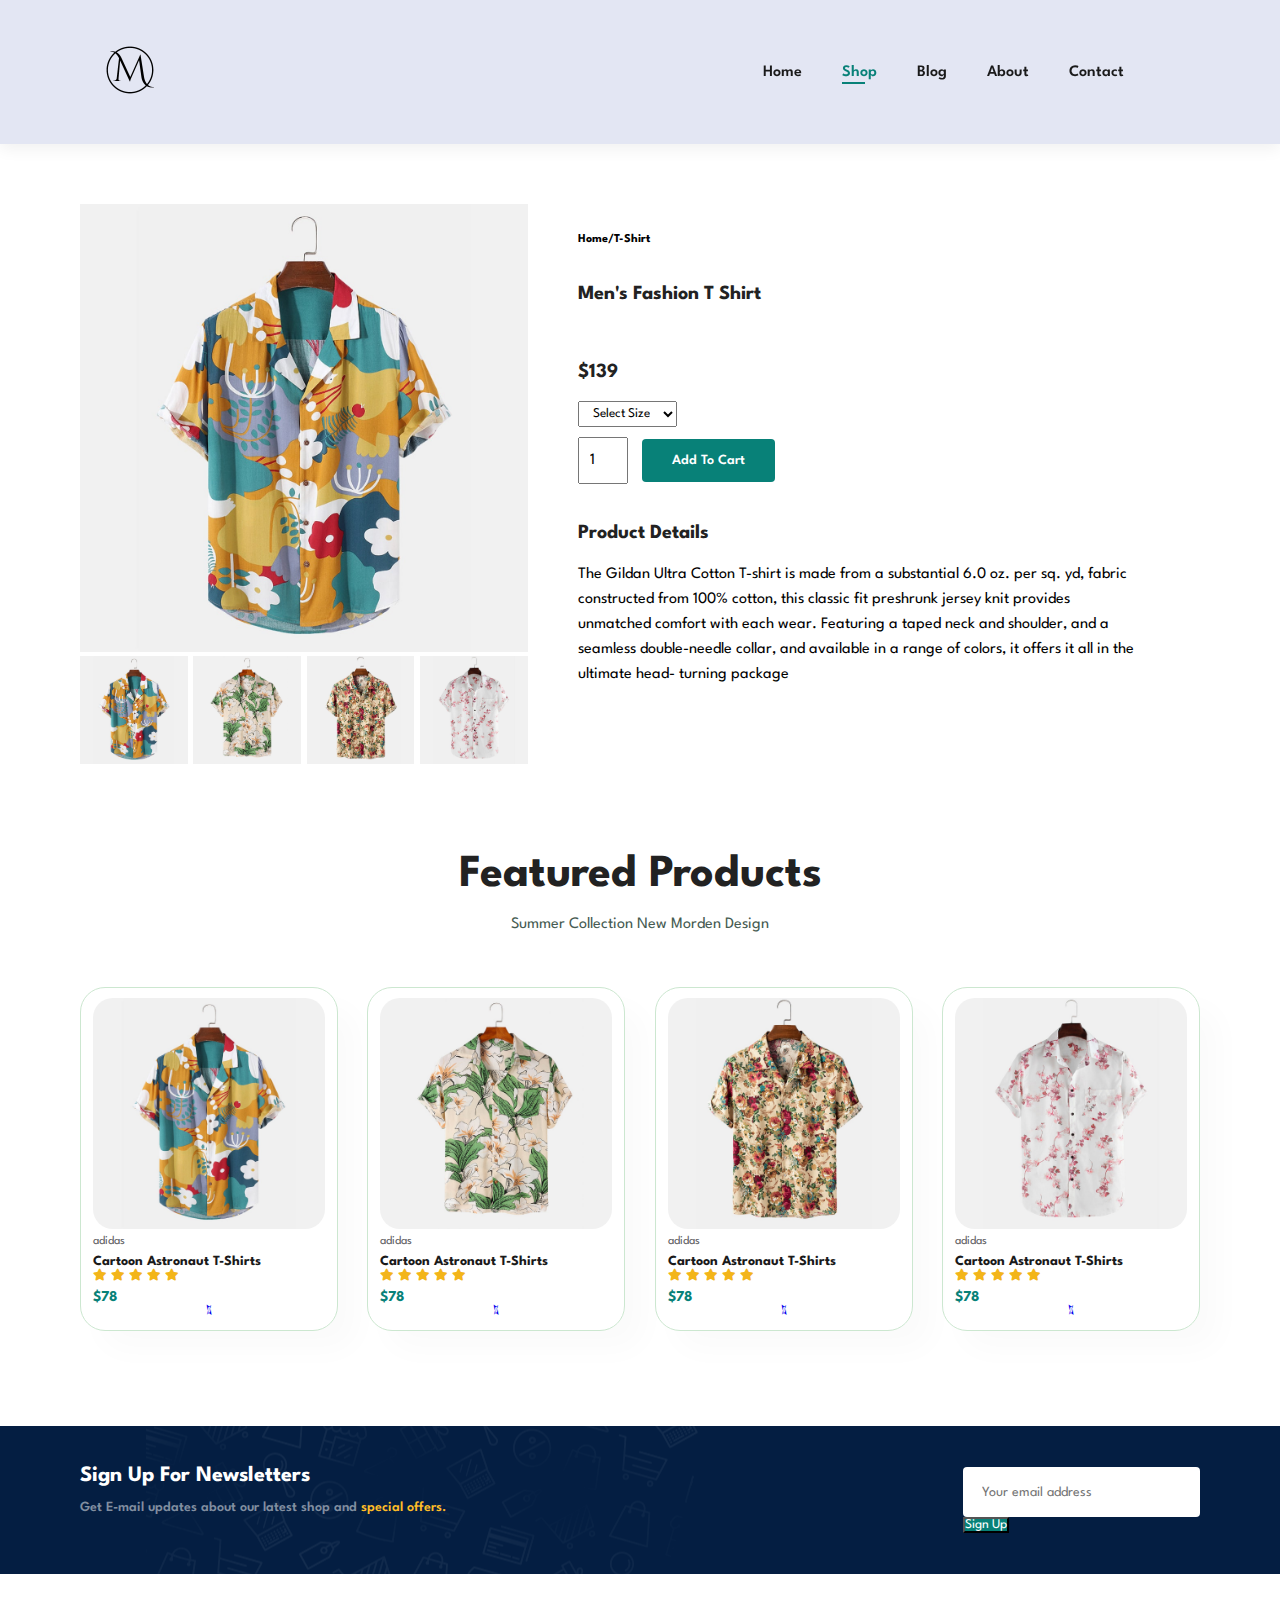
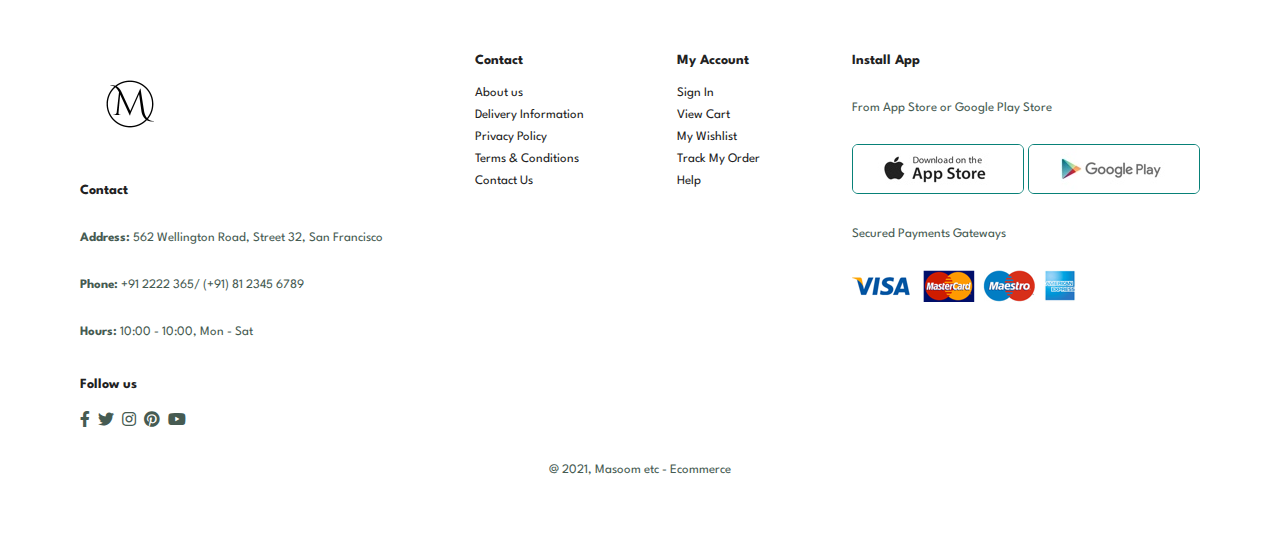
<file: sproduct.html>
<!DOCTYPE html>
<html lang="en">

<head>
    <meta charset="UTF-8">
    <meta http-equiv="X-UA-Compatible" content="IE=edge">
    <meta name="viewport" content="width=device-width, initial-scale=1.0">
    <title>Ecommerce </title>
    <link rel="stylesheet" href="https://pro.fontawesome.com/releases/v5.10.0/css/all.css"/>
    <link rel="stylesheet" href="style.css">
</head>

<body>

    <section id="header">
        <a href="#"><img src="img/logo1.png" class="logo" alt=""></a>

        <div>
            <u1 id="navbar">
                <li><a href="index.html">Home</a></li>
                <li><a class="active" href="shop.html">Shop</a></li>
                <li><a href="blog.html">Blog</a></li>
                <li><a href="about.html">About</a></li>
                <li><a href="contact.html">Contact</a></li>
                <li id="lg-bag"><a href="cart.html"><i class="far fa-shopping-bag"></i></a></li>
                <a href="#" id="close"><i class="far fa-times"></i></a>
            </u1>
        </div>
        <div id="mobile">
            <a href="cart.html"><i class="far fa-shopping-bag"></i></a>
            <i id="bar" class="fas fa-outdent"></i>
    </section>

    <section id="prodetails" class="section-p1">
        <div class="single-pro-image">
            <img src="img/Products/f1.jpg" width="100%" id="MainImg" alt="">
            
            <div class="small-img-group">
                <div class="small-img-col">
                    <img src="img/Products/f1.jpg" width="100%" class="small-img" alt="">
                </div>
                <div class="small-img-col">
                    <img src="img/Products/f2.jpg" width="100%" class="small-img" alt="">
                </div>
                <div class="small-img-col">
                    <img src="img/Products/f3.jpg" width="100%" class="small-img" alt="">
                </div>
                <div class="small-img-col">
                    <img src="img/Products/f4.jpg" width="100%" class="small-img" alt="">
                </div>
            </div>
        </div>

        <div class="single-pro-details">
            <h6>Home/T-Shirt</h6>
            <h4>Men's Fashion T Shirt</h4>
            <h4>$139</h4>
            <select>
                <option>Select Size</option>
                <option>XL</option>
                <option>XXL</option>
                <option>S</option>
                <option>M</option>
                <option>L</option>
            </select>
            <input type="number" value="1">
            <button class="normal">Add To Cart</button>
            <h4>Product Details</h4>
            <span>The Gildan Ultra Cotton T-shirt is made from a substantial 6.0 oz. per sq. yd, fabric constructed from 100% cotton, this classic fit preshrunk jersey knit provides unmatched comfort with each wear. Featuring a taped neck and shoulder, and a seamless double-needle collar, and available in a range of colors, it offers it all in the ultimate head- turning package</span>

        </div>
    </section>

    <section id="product1" class="section-p1">
        <h2>Featured Products</h2>
        <p>Summer Collection New Morden Design</p>
        <div class="pro-container">
            <div class="pro">
                <img src="img/Products/f1.jpg" alt="">
                <div class="des">
                    <span>adidas</span>
                    <h5>Cartoon Astronaut T-Shirts</h5>
                    <div class="star">
                        <i class="fas fa-star"></i>
                        <i class="fas fa-star"></i>
                        <i class="fas fa-star"></i>
                        <i class="fas fa-star"></i>
                        <i class="fas fa-star"></i>
                    </div>
                    <h4>$78</h4>
                </div>
                <a href="#"><i class="fal fa-shopping-cart cart"></i></a>
            </div>
            <div class="pro">
                <img src="img/Products/f2.jpg" alt="">
                <div class="des">
                    <span>adidas</span>
                    <h5>Cartoon Astronaut T-Shirts</h5>
                    <div class="star">
                        <i class="fas fa-star"></i>
                        <i class="fas fa-star"></i>
                        <i class="fas fa-star"></i>
                        <i class="fas fa-star"></i>
                        <i class="fas fa-star"></i>
                    </div>
                    <h4>$78</h4>
                </div>
                <a href="#"><i class="fal fa-shopping-cart cart"></i></a>
            </div>
            <div class="pro">
                <img src="img/Products/f3.jpg" alt="">
                <div class="des">
                    <span>adidas</span>
                    <h5>Cartoon Astronaut T-Shirts</h5>
                    <div class="star">
                        <i class="fas fa-star"></i>
                        <i class="fas fa-star"></i>
                        <i class="fas fa-star"></i>
                        <i class="fas fa-star"></i>
                        <i class="fas fa-star"></i>
                    </div>
                    <h4>$78</h4>
                </div>
                <a href="#"><i class="fal fa-shopping-cart cart"></i></a>
            </div>
            <div class="pro">
                <img src="img/Products/f4.jpg" alt="">
                <div class="des">
                    <span>adidas</span>
                    <h5>Cartoon Astronaut T-Shirts</h5>
                    <div class="star">
                        <i class="fas fa-star"></i>
                        <i class="fas fa-star"></i>
                        <i class="fas fa-star"></i>
                        <i class="fas fa-star"></i>
                        <i class="fas fa-star"></i>
                    </div>
                    <h4>$78</h4>
                </div>
                <a href="#"><i class="fal fa-shopping-cart cart"></i></a>
            </div>
    </section>

    <section id="newsletter" class="section-p1 section-m1">
        <div class="newstext">
            <h4>Sign Up For Newsletters</h4>
            <p>Get E-mail updates about our latest shop and <span>special offers. </span> 
            </p>
        </div>
        <div class="form">
            <input type="text" placeholder="Your email address">
            <button>Sign Up</button>
        </div>
    </section>

    <footer class="section-p1">
        <div class="col">
            <img class="logo" src="img/logo1.png" alt="">
            <h4>Contact</h4>
            <p><strong>Address: </strong> 562 Wellington Road, Street 32, San Francisco</p>
            <p><strong>Phone: </strong> +91 2222 365/ (+91) 81 2345 6789</p>
            <p><strong>Hours: </strong> 10:00 - 10:00, Mon - Sat</p>
            <div class="follow">
                <h4>Follow us</h4>
                <div class="icon">
                    <i class="fab fa-facebook-f"></i>
                    <i class="fab fa-twitter"></i>
                    <i class="fab fa-instagram"></i>
                    <i class="fab fa-pinterest"></i>
                    <i class="fab fa-youtube"></i>
                </div>
            </div>
        </div>

        <div class="col">
            <h4>Contact</h4>
            <a href="#">About us</a>
            <a href="#">Delivery Information</a>
            <a href="#">Privacy Policy</a>
            <a href="#">Terms & Conditions</a>
            <a href="#">Contact Us</a>
        </div>
        <div class="col">
            <h4>My Account</h4>
            <a href="#">Sign In</a>
            <a href="#">View Cart</a>
            <a href="#">My Wishlist</a>
            <a href="#">Track My Order</a>
            <a href="#">Help</a>
        </div>
        <div class="col install">
            <h4>Install App</h4>
            <p>From App Store or Google Play Store</p>
            <div class="row">
                <img src="img/Pay/app.jpg" alt="">
                <img src="img/Pay/play.jpg" alt="">
            </div>
            <p>Secured Payments Gateways</p>
            <img src="img/Pay/pay.png" alt="">
        </div>

        <div class="copyright">
            <p>@ 2021, Masoom etc - Ecommerce </p>
        </div>
    </footer>

    <script>
        var MainImg = document.getElementById("MainImg");
        var smallimg = document.getElementsByClassName("small-img");

        smallimg[0].onclick = function(){
            MainImg.src = smallimg[0].src;
        }

        smallimg[1].onclick = function(){
            MainImg.src = smallimg[1].src;
        }

        smallimg[2].onclick = function(){
            MainImg.src = smallimg[2].src;
        }

        smallimg[3].onclick = function(){
            MainImg.src = smallimg[3].src;
        }

    </script> 

    <script src="script.js"></script>
</body>
</html>
</file>
<file: style.css>
@import url('https://fonts.googleapis.com/css?family=Spartan:wght@100;200;300;400;500; 600;700;800;900&display=swap');
*{
    margin: 0;
    padding: 0;
    box-sizing: border-box;
    font-family: 'Spartan', sans-serif;
}

h1 {
    font-size: 50px;
    line-height: 64px;
    color: #222;
 }

h2 {
    font-size: 46px;
    line-height: 54px;
    color: #222;
}

h4 {
    font-size: 20px;
    color: #222;
}

h6 {
    font-weight: 700;
    font-size: 12px;
}

p {
    font-size: 16px;
    color:#465b52;
    margin: 15px 0 20px 0;
}

.section-p1 {
    padding: 40px 80px;
}

.section-m1 {
    margin: 40px 0;
}

button.normal{
    font-size: 14px;
    font-weight: 600;
    padding: 15px 30px;
    color: #000;
    background-color: #fff;
    border-radius: 4px;
    cursor: pointer;
    border: none;
    outline: none;
    transition: 0.2s;
}
button.white{
    font-size: 13px;
    font-weight: 600;
    padding: 11px 18px;
    color: #fff;
    background-color: transparent;
    cursor: pointer;
    border: 1px solid #fff;
    outline: none;
    transition: 0.2s;
}

body {
    width: 100%;
 }

#header {
    display : flex;
    align-items: center;
    justify-content: space-between;
    padding: 20px 80px;
    background: #E3E6F3;
    box-shadow: 0 5px 15px rgba(0,0,0,0.06);
    z-index: 999;
    position: sticky;
    top:0;
    left:0;
 }

#navbar {
    display : flex;
    align-items: center;
    justify-content: center;
 }

#navbar li {
    list-style: none;
    padding: 0 20px ;
    position: relative;
}

#navbar li a{
    text-decoration: none;
    font-size: 16px;
    font-weight: 600;
    color: #1a1a1a;
    transition: 0.3s ease;
}

#navbar li a:hover,
#navbar li a.active{
    color: #088178;
}

#navbar li a.active::after,
#navbar li a.hover::after{
    content:"";
    width: 30%;
    height:2px;
    background: #088178;
    position: absolute;
    bottom: -4px;
    left: 20px;
}

#mobile{
    display: none;
    align-items: center;
}
#close{
    display: none;
}

/* Home Page */

#hero{
    background-image: url("img/hero4.png");
    height: 90vh;
    width: 100%;
    background-size: cover;
    background-position: top 25% right 0;
    padding: 0 80px;
    display: flex;
    flex-direction: column;
    align-items: flex-start;
    justify-content: center;
}

#hero h4 {
    padding-bottom: 15px;
}

#hero h1 {
    color:#088178;
}

#hero button{
    background-image: url("img/button.png");
    background-color: transparent;
    color: #088178;
    border: 0;
    padding: 14px 80px 14px 65px;
    background-repeat: no-repeat;
    cursor: pointer;
    font-weight: 700;
    font-size: 15px;

}

#feature{
    display: flex;
    align-items: center;
    justify-content: space-between;
    flex-wrap: wrap;
}

#feature .fe-box {
    width: 160px;
    text-align: center;
    padding: 25px 15px;
    box-shadow: 20px 20px 34px rgba(0,0,0,0.03);
    border: 1px solid #cce7d0;
    border-radius: 4px;
    margin: 15px 0;
}

#feature .fe-box:hover {
    box-shadow: 10px 10px 54px rgba(70,62,221,0.1);
}

#feature .fe-box img{
    width: 100%;
    margin-bottom: 10px;
}

#feature .fe-box h6{ 
    display: inline-block;
    padding: 9px 8px 6px 8px;
    line-height: 1;
    border-radius: 4px;
    color: #088178;
    background-color: #fddde4;
}

#feature .fe-box:nth-child(2) h6{
    background-color: #cdebbc ;
}

#feature .fe-box:nth-child(3) h6{
    background-color: #d1e8f2 ;
}

#feature .fe-box:nth-child(4) h6{
    background-color: #cdd4f6 ;
}

#feature .fe-box:nth-child(5) h6{
    background-color: #f6dbf6 ;
}

#feature .fe-box:nth-child(6) h6{
    background-color: #fff2e5 ;
}

#product1 {
    text-align: center;
}

#product1 .pro-container{
    display: flex;
    justify-content: space-between;
    padding-top: 20px;
    flex-wrap: wrap;
}

#product1 .pro{
    width: 23%;
    min-width: 250px;
    padding: 10px 12px;
    border:1px solid #cce7d0;
    border-radius: 25px;
    cursor: pointer;
    box-shadow: 20px 20px 30px rgba(0,0,0,0.02);
    margin: 15px 0;
    transition:0.2s ease;
    position: relative;
}

#product1 .pro:hover{
    box-shadow: 20px 20px 30px rgba(0,0,0,0.02);
}
#product1 .pro img{
    width: 100%;
    border-radius: 20px;
}

#product1 .pro .des{
    text-align: start;
    padding:10px0;
}

#product1 .pro .des span{
    color:#606063;
    font-size: 12px;
}

#product1 .pro .des h5 {
    padding-top: 7px;
    color:#1a1a1a;
    font-size: 14px;
}

#product1 .pro .des i{
    font-size: 12px;
    color:rgb(243,181,25);
}

#product1 .pro .des h4{
    padding-top: 7px;
    font-size: 15px;
    font-weight: 700;
    color:#088178;
}

#product1 .pro cart{
    width:40px;
    height: 40px;
    line-height: 40px;
    border-radius: 50px;
    background-color: #e8f6ea;
    font-weight: 500;
    color: #088178;
    border: 1px solid #cce7d0;
    position: absolute;
    bottom: 20px;
    right: 10px;

}

#banner{
    display: flex;
    flex-direction: column;
    justify-content: center;
    align-items: center;
    text-align: center;
    background-image: url("img/Banner/b2.jpg");
    width: 100%;
    height: 40vh;
    background-size: cover;
    background-position: center;
}

#banner h4{
    color: #fff;
    font-size: 16px;
}

#banner h2{
    color: #fff;
    font-size: 30px;
    padding: 10px 0;
}

#banner h2 span{
    color: #ef3636;
}

#banner button:hover{
    background: #088178;
    color: #fff;
}

#sm-banner{
    display: flex;
    justify-content: space-between;
    flex-wrap: wrap;
}

#sm-banner .banner-box{
    display: flex;
    flex-direction: column;
    justify-content: center;
    align-items: flex-start;
    background-image: url("img/Banner/b17.jpg");
    min-width: 520px;
    height: 50vh;
    background-size: cover;
    background-position: center;
    padding: 30px;
}

#sm-banner .banner-box2{
    display: flex;
    flex-direction: column;
    justify-content: center;
    align-items: flex-start;
    background-image: url("img/Banner/b10.jpg");
    min-width: 520px;
    height: 50vh;
    background-size: cover;
    background-position: center;
    padding: 30px;
}

#sm-banner h4{
    color: #fff;
    font-size: 20px;
    font-weight: 300;
}

#sm-banner h2{
    color: #fff;
    font-size: 28px;
    font-weight: 800;
}

#sm-banner span{
    color: #fff;
    font-size: 14px;
    font-weight: 500;
    padding-bottom: 15px;
}

#sm-banner .banner-box:hover button {
    background: #088178;
    border: 1px solid #088178;
}

#banner3{
    display: flex;
    justify-content: space-between;
    flex-wrap: wrap;
    padding: 0 80px;
}

#banner3 .banner-box {
    display: flex;
    flex-direction: column;
    justify-content: center;
    align-items: flex-start;
    background-image: url("img/Banner/b7.jpg");
    min-width: 30%;
    height: 30vh;
    background-size: cover;
    background-position: center;
    padding: 20px;
    margin-bottom: 20px;
}

#banner3 .banner-box2{
    background-image: url("img/Banner/b4.jpg");

}

#banner3 .banner-box3{
    background-image: url("img/Banner/b18.jpg");

}

#banner3 h2{
    color: #fff;
    font-weight: 800;
    font-size: 15px;
}

#banner3 h3{
    color: #ec544e;
    font-weight: 800;
    font-size: 15px;
}

#newsletter{
    display: flex;
    flex-wrap: wrap;
    justify-content: space-between;
    align-items: center;
    background-image: url("img/Banner/b14.png");
    background-repeat: no-repeat;
    background-position: 20% 30%;
    background-color: #041e42;
}

#newsletter h4{
    font-size: 22px;
    font-weight: 700;
    color: #fff
}

#newsletter p{
    font-size: 14px;
    font-weight: 600;
    color: #818ea0;;
}

#newsletter p span {
    color: #ffbd27;
}

#newsletter input{
    height: 3.125rem;
    padding: 0 1.25em;
    font-size: 14px;
    width: 100%;
    border: 1px solid transparent;
    border-radius: 4px;
    outline: none;
}

#newsletter button{
    background-color: #088178;
    color: #fff;
    white-space: nowrap;
    border-top-left-radius: 0;
    border-top-right-radius: 0;
}


footer{
    display: flex;
    flex-wrap: wrap;
    justify-content: space-between;
}

footer .col{
    display: flex;
    flex-direction: column;
    align-items: flex-start;
    margin-bottom: 20px;
}

footer .logo{
    margin-bottom: 30px;
}

footer h4{
    font-size: 14px;
    padding-bottom: 20px;
}

footer p{
    font-size: 13px;
    padding-bottom: 0 0 8px 0;
}

footer a{
    font-size: 13px;
    text-decoration: none;
    color: #222;
    padding-bottom: 10px;
}

footer .follow{
    margin-top: 20px;
}

footer .follow i{
    color: #465b52 ;
    padding-right: 4px;
    cursor: pointer;
}

footer .install .row img{
    border: 1px solid #088178;
    border-radius: 6px;
}

footer .install img{
    margin: 10px 0 15px 0;
}

footer .follow i:hover,
footer a:hover{
    color: #088178;
}

footer .copyright {
    width: 100%;
    text-align: center;
}



/* Shop page */

#page-header{
    background-image: url("img/Banner/b1.jpg");
    width: 100%;
    height: 40vh;
    background-size: cover;
    display:flex ;
    justify-content: center;
    text-align: center;
    flex-direction: column;
    padding: 14px;
}

#page-header h2,
#page-header p{
    color: #fff;
}

#pagination{
    text-align: center;
}

#pagination a{
    text-decoration: none;
    background-color: #088178;
    padding: 15px 20px;
    border-radius: 4px;
    color: #fff;
    font-weight: 600;
}

#pagination a i{
    font-size: 16px;
    font-weight: 600;
}

#prodetails{
    display: flex;
    margin-top: 20px;
}

#prodetails .single-pro-image{
    width: 40%;
    margin-right: 50px;
}

.small-img-group{
    display: flex;
    justify-content: space-between;
}

.small-img-col{
    flex-basis: 24%;
    cursor: pointer;
}

#prodetails .single-pro-details{
    width: 50%;
    padding-top: 30px;
}

#prodetails .single-pro-details h4{
    padding: 40px 0 20px 0;
}

#prodetails .single-pro-details h2{
    font-size: 26px;
}

#prodetails .single-pro-details select{
    display:block;
    padding: 5px 10px;
    margin-bottom: 10px ;
}

#prodetails .single-pro-details input{
    width: 50px;
    height: 47px;
    padding-left: 10px;
    font-size: 16px;
    margin-right: 10px;
}

#prodetails .single-pro-details input.focus{
    outline: none;
}

#prodetails .single-pro-details button {
    background: #088178;
    color: #fff;
}

#prodetails .single-pro-details span{
    line-height: 25px;
}


/* Blog Page */
#page-header.blog-header{
    background-image : url("img/banner/b19.jpg");
}

#blog{
    padding: 150px 150px 0px 150px;
}

#blog .blog-box{
    display: flex;
    align-items : center;
    width: 100%;
    position: relative;
    padding-bottom: 90px;
}

#blog .blog-img{
    width: 50%;
    margin-right: 40px;
}

#blog img{
    width: 100%;
    height: 300px;
    object-fit: cover;
}

#blog .blog-details{
    width: 50%;
}

#blog .blog-details a{
    text-decoration: none;
    font-size: 11px;
    color: #000;
    font-weight: 700;
    position: relative;
    transition: 0.2s;
}

#blog .blog-details a::after{
    content:"";
    width: 50px;
    height: 1px;
    background-color: #000;
    position: absolute;
    top: 4px;
    right: -60px;
}

#blog .blog-details a:hover {
    color: #088178;
}

#blog .blog-details a:hover::after{
    background-color: #088178;
}

#blog .blog-box h1{
    position: absolute;
    top:-40px;
    left: 0;
    font-size: 70px;
    font-weight: 700;
    color: #c9cbce;
    z-index: -9;
}



/* About Page */

#page-header.about-header{
    background-image: url("img/About/banner.png");
}

#about-head{
    display: flex;
    align-items: center;
}

#about-head img{
    width: 50%;
    height: auto;
}

#about-head div{
    padding-left: 40px;
}

#about-app{
    text-align:center;
}

#about-app .video{
    width: 70%;
    height: 100% ;
    margin: 30px auto 0 auto;
}
#about-app .video video{
    width: 100% ;
    height: 100%;
    border-radius: 20px;
}


/* Contact Page */
#page-header.contact-header{
    background-image: url("img/About/banner.png");
}
#contact-details{
    display: flex;
    align-items: center;
    justify-content: space-between;
}
#contact-details .details{
    width: 40%;
}
#contact-details .details span,
#form-details form span{
    font-size:12px;
}
#conact-details .details h2,
#form-details form h2{
    font-size: 26px;
    line-height: 35px;
    padding: 20px 0;
}
#conact-details .details h3{
    font-size: 16px;
    padding: 15px ;
}
#conact-details .details li{
    list-style: none;
    display: flex;
    padding: 10px 0;
}

#conact-details .details li i{
    padding-right: 22px;
    font-size:14px
}

#conact-details .details li i p { 
    margin: 0;
    font-size:14px
}
#contact-details .map{
    width: 55;
    height: 400px;
}
#contact-details .map iframe{
    width: 100%;
    height: 100%;
}


#form-details {
    display: flex;
    justify-content: space-between;
    margin: 30px;
    padding: 80px;
    border: 1px solid #e1e1e1;
}

#form-details form{
    width: 65%;
    display: flex;
    flex-direction: column;
    align-items: flex-start;
}

#form-details form input,
#form-details form textures{
    width: 100%;
    padding: 12px 15px;
    outline: none;
    margin-bottom: 20px;
    border: 1px solid #e1e1e1 ;
}

#form-details form button{
    background-color: #088178;
    color:#fff;
}

#form-details .people div {
    padding-bottom: 25px;
    display: flex;
    align-items: flex-start;
}

#form-details .people div img{
    width: 65px;
    height:65px ;
    object-fit: cover;
    margin-right: 50px;
}

#form-details .people div p{
    margin:0;
    font-size: 13px;
    line-height: 25px;
}

#form-details .people div p span{
    display: block;
    font-size: 16px;
    font-weight: 600;
    color: #000;
}

/* Cart Page */
#cart{
    overflow-x: auto ;
}

#cart table{
    width: 100%;
    border-collapse: collapse;
    table-layout: fixed;
    white-space: nowrap;
}
#cart table img{
    width:70px;
}
#cart table td:nth-child(1){
    width: 100px;
    text-align: center;
}
#cart table td:nth-child(2){
    width: 150px;
    text-align: center;
}
#cart table td:nth-child(3){
    width: 250px;
    text-align: center;
}
#cart table td:nth-child(4),
#cart table td:nth-child(5),
#cart table td:nth-child(6){
    width: 150px;
    text-align: center;
}
#cart table td:nth-child(5) input{
    width: 70px;
    padding: 10px 5px 10px 15px;
}
#cart table thead{
    border: 1px solid #e2e9e1;
    border-left:none;
    border-right:none;
}
#cart table thead td{
    font-weight: 700;
    text-transform: uppercase;
    font-size: 13px;
    padding: 18px 0;
}
#cart table thead tr td{
    padding-top: 15px;
}
#cart table thead td{
    font-size: 13px;
}
#cart-add{
    display: flex;
    flex-wrap: wrap;
    justify-content: space-between;
}
#coupon{
    width:50;
    margin-bottom: 30px;
}

#coupon h3,
#subtotal{
    padding-bottom: 15px;
}
#coupon input{
    padding: 10px 20px;
    outline:none;
    width:60%;
    margin-right:10px;
    border: 1px solid #e2e9e1;
}
#coupon button,
#subtotal button{
    background-color: #088178 ;
    color:#fff;
    padding: 12px 20px ;
}
#subtotal{
    width: 50%;
    margin-bottom: 30px ;
    border: 1px solid #e2e9e1;
    padding: 30px;
}
#subtotal table{
    border-collapse: collapse;
    width: 100%;
    margin-bottom: 20px;
}
#subtotal table td{
    width:50%;
    border:1px solid #e2e9e1;
    padding: 10px;
    font-size: 13px;
}


/* Start media Query*/
/* ipad */
@media (max-width:799px){
    .section-p1{
        padding: 40px 40px;
    }
    #navbar {
        display: flex;
        flex-direction: column;
        align-items: flex-start;
        justify-content: flex-start;
        position: fixed;
        top:0;
        right: -300px;
        height: 100vh ;
        width: 300px;
        background-color: #E3E6F3;
        box-shadow: 0 40px 60px rgba(0,0,0,0.1);
        padding: 80px 0 0 10px ;
        transition: 0.3s;
    }

    #navbar.active{
        right: 0px;
    } 
    #navbar li{
        margin-bottom: 25px;
    }

    #mobile{
        display: flex;
        align-items: center;
    }

    #mobile i{
        color: #1a1a1a;
        font-size: 24px;
        padding-left: 20px;
    } 

    #close{
        display: initial;
        position: absolute;
        top: 30px;
        left: 30px;
        color: #222;
        font-size: 24px;

    }
    #lg-bag {
        display: none;
    }

    #hero {
        
        height: 90vh;
        padding: 0 80px;
        background-position: top 20% right 20%;
    }

    #feature {
        justify-content: space-between;
    }

    #feature .fe-box {
        margin: 15px 15px;
    }

    #product1 .pro-container {
        justify-content: center;
    }

    #product1 .pro{
        margin: 15px;
    }

    #banner{
        height: 20hv;
    }

    #sm-banner .banner-box{
        min-width: 100%;
        height: 30vh;
    }

    #banner3{
        padding: 0 40px;
    }

    #banner3 .banner-box{
        width: 28%;
    }

    #newsletter .form{
        width : 70%;
    }
    
    /* Contact Page*/

    #form-details {
        padding: 40px;
    }
    #form-details form{
        width: 50%;
    }



}
/*iphone X*/
@media (max-width: 477px){
    .section-p1{
        padding: 20px;
    }
    #header {
        padding: 10px 30px;
    }
    h1{
        font-size: 38px;
    }
    h2{
        font-size: 32px;
    }
    #hero {
        padding: 0 20px;
        background-position: 55%;
    }
    #feature {
        justify-content: space-between;
    }
    #feature .fe-box {
        width: 130px;
        margin: 0 0 15px o;
    }
    #product .pro {
        width: 100%;
    }
    #banner {
        height: 40vh;
    }
    #sm-banner .banner-box{
        height: 40vh;
    }
    #sm-banner .banner-box2{
        margin-top: 20px;
    }
    #banner3{
        padding: 0 20px;
    }
    #banner3 .banner-box{
        width: 100%;
    }
    #newsletter{
        padding: 40px 20px;
    }
    #newsletter .form{
        width: 100%;
    }
    footer .copyright{
        text-align: start;
    }

    /* Single Product*/
    #prodetails{
        display:flex;
        flex-direction: 0px;
    }
    #prodetails .single-pro-image{
        width: 100%;
        margin-right: 0px;
    }
    #prodetails .single-pro-details{
    width: 100%;
    }


    /* Blog Page*/
    #blog{
        padding: 100px 20px 0 20px;
    }
    #blog .blog-box {
        display: flex;
        flex-direction: column;
        align-items: center;
    }
    #blog .blog-img{
    width: 100%;
    margin-right: 0px;
    margin-bottom: 30px;
    }
    #blog .blog-details{
        width: 100%;
    }

    /*About Page*/
    #about-head {
        flex-direction: column;
    }

    #about-head div{
        padding-left: 0px;
    }

    #about-app .video{
        width: 100%;
        height: 100%;
        margin: 30px auto 0 auto;
    }

    /* Contact Page*/
    #contact-details{
        display: flex;
        flex-direction: column;
        align-items: center;
        justify-content: space-between;
    }
    #contact-details .details{
        width: 100%;
        margin-bottom: 30px;
    }
    #contact-details .map{
        width: 100%;  
    }
    #form-details{
        margin:10px;
        padding: 30px 10px ;
        flex-wrap:wrap;
    }
    #form-details form{
    width: 100%;
    margin-bottom: 30px;
    }

    /* Cart Page*/
    #cart-add{
        justify-content: space-between;
    }
    #coupon{
        width: 100%;
    }
    #subtotal{
        width: 100%;
        padding: 20px;
    }

    
}
</file>
